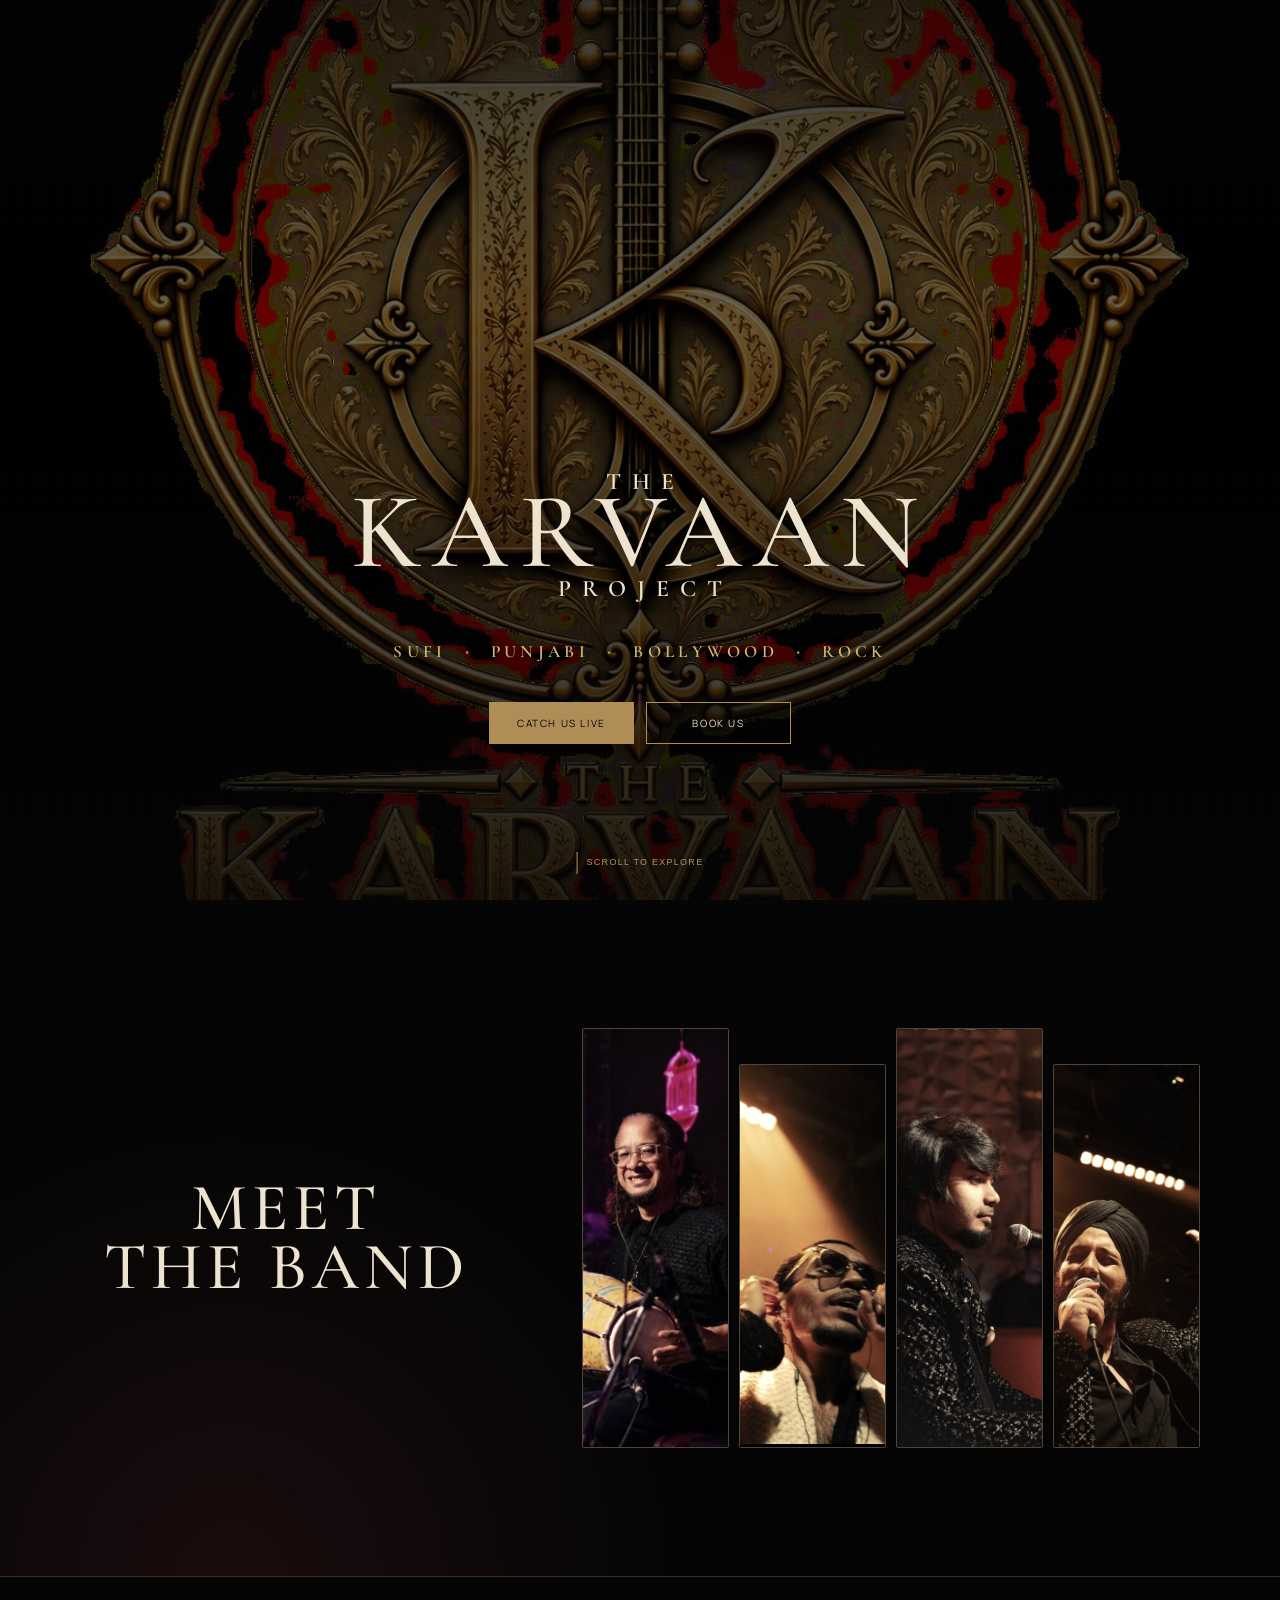
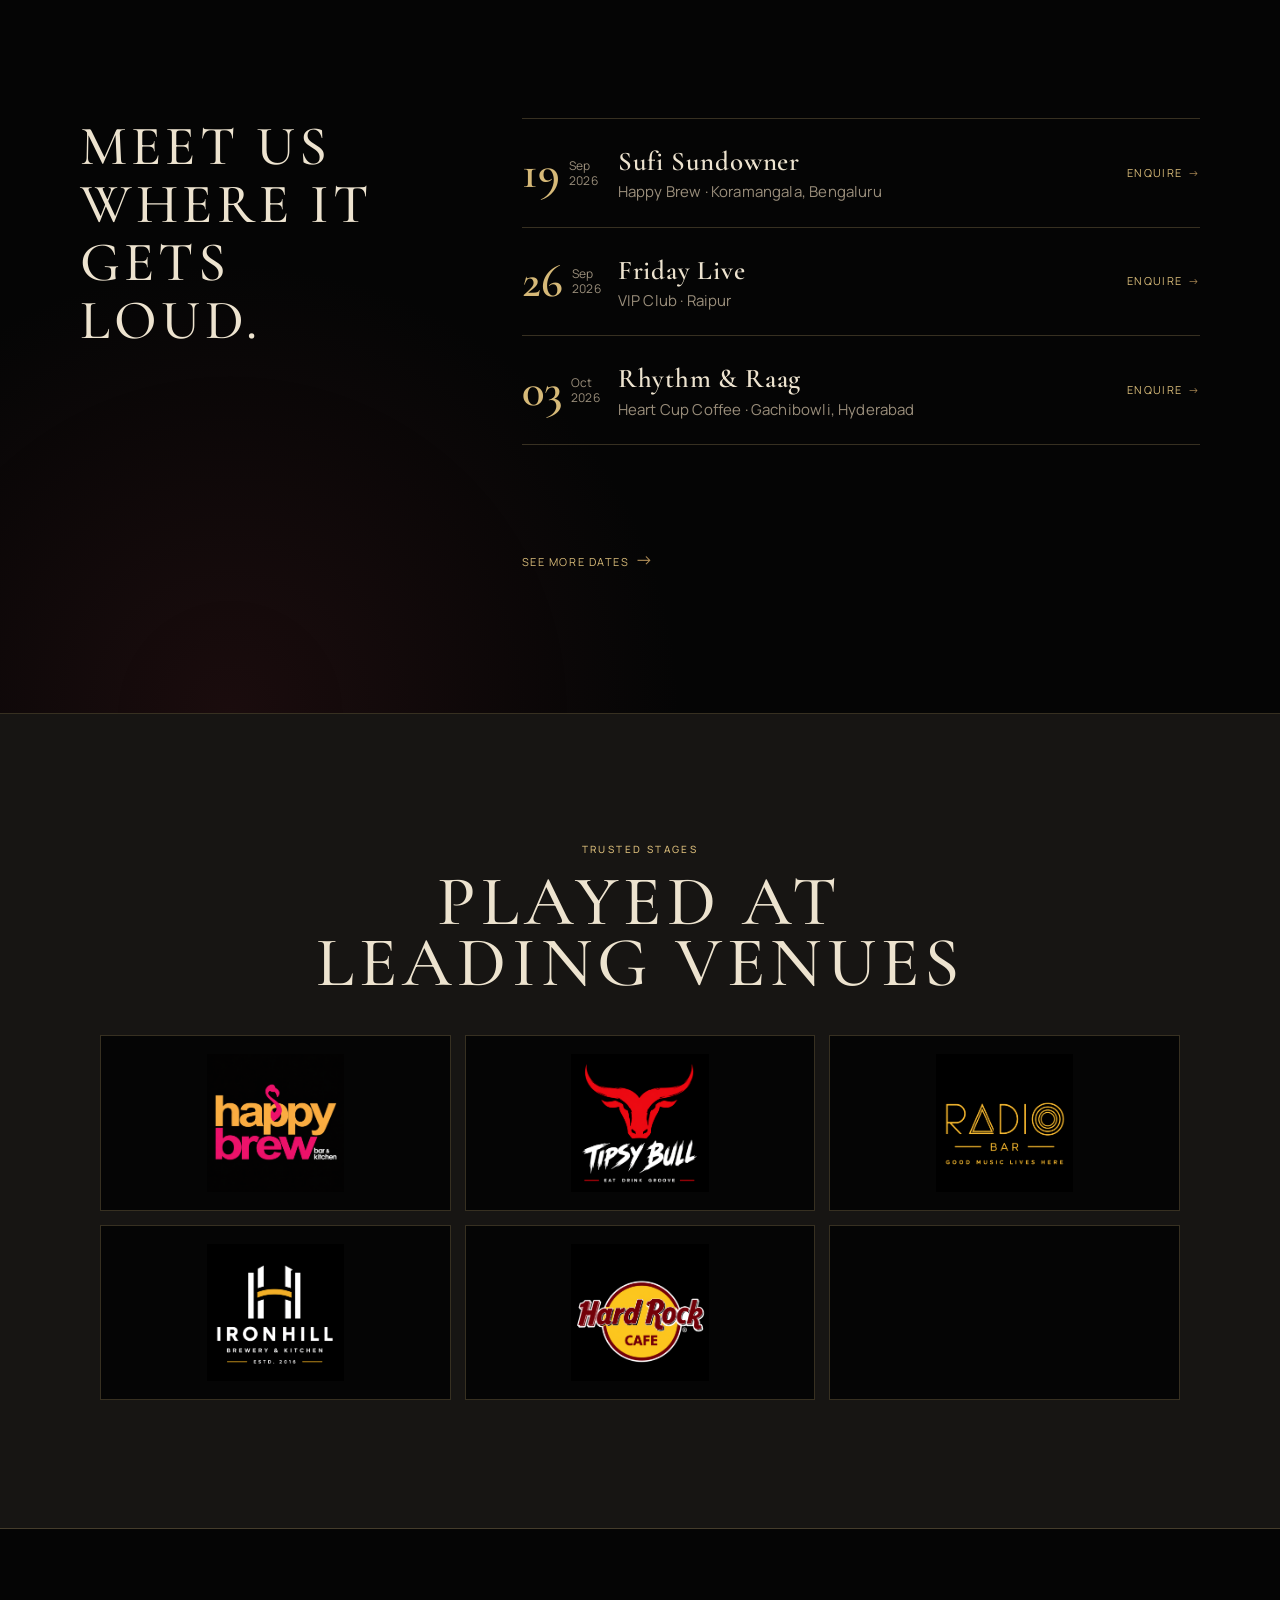
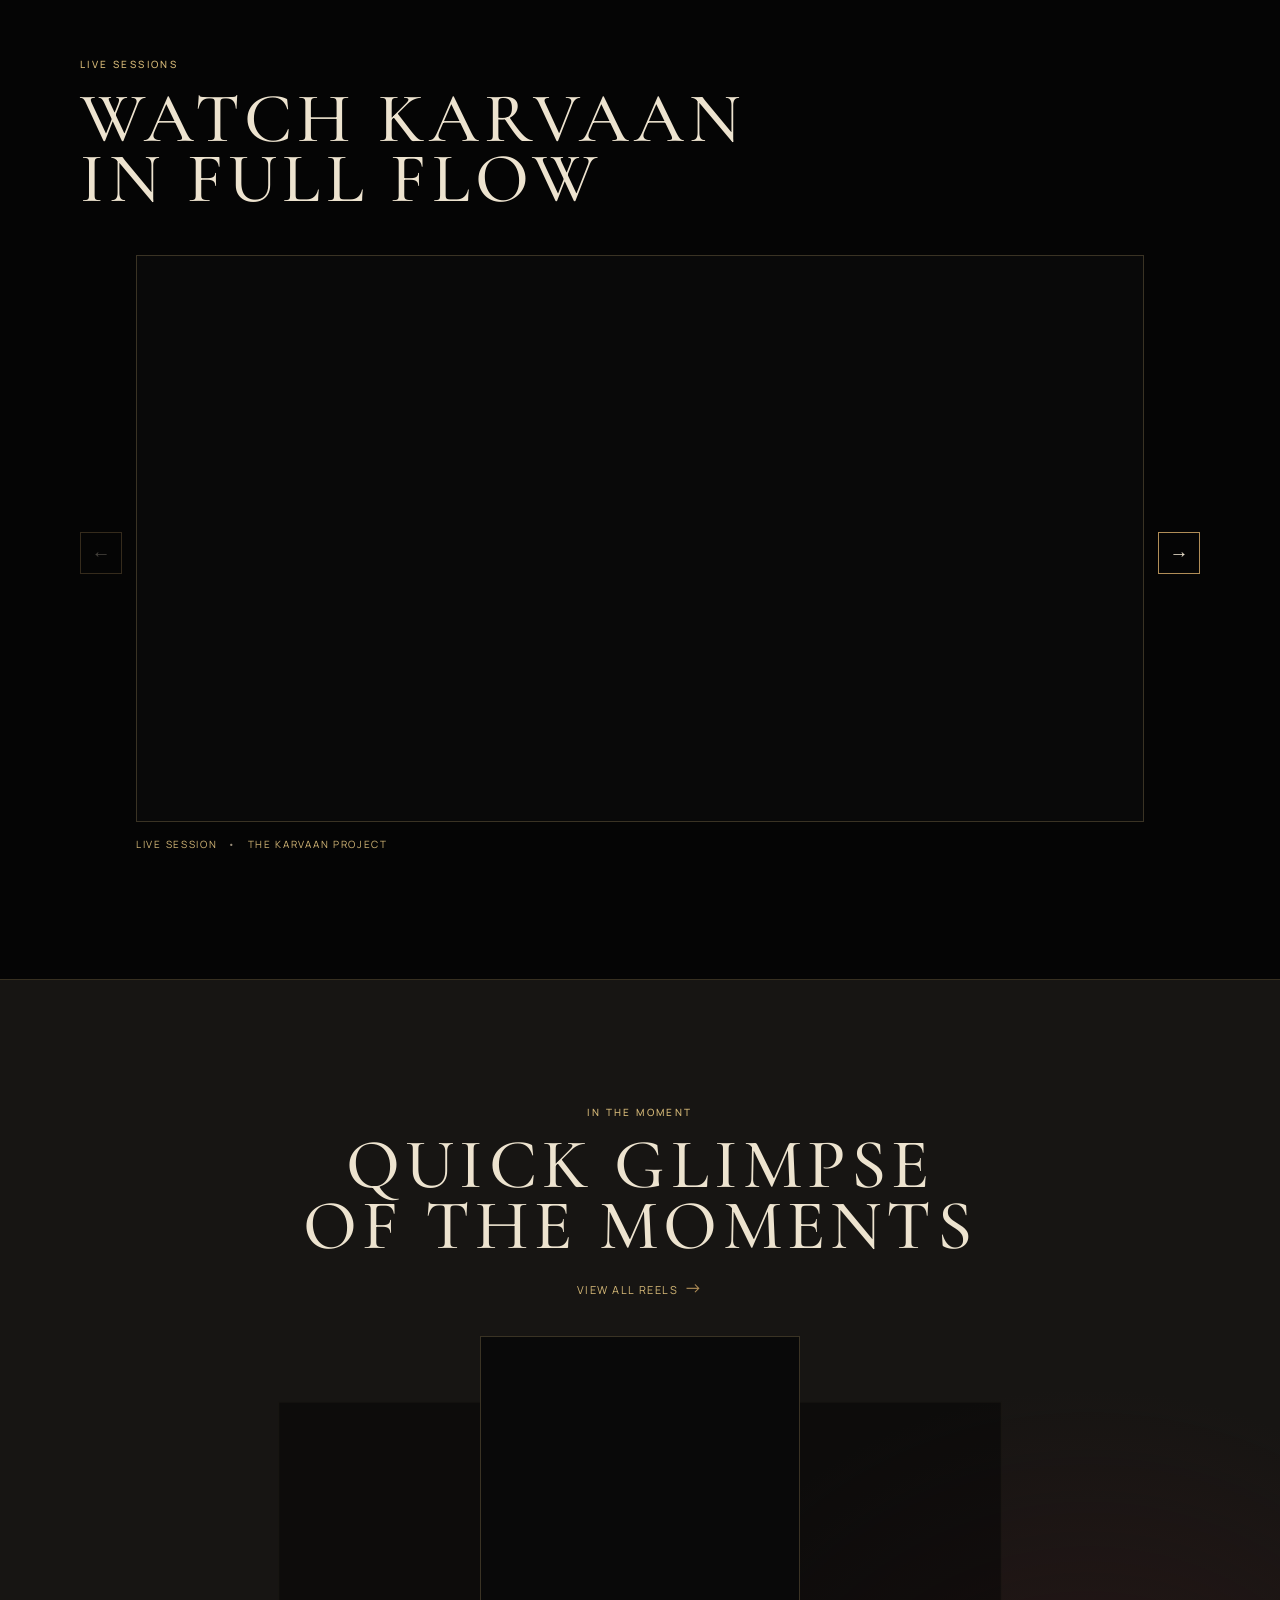
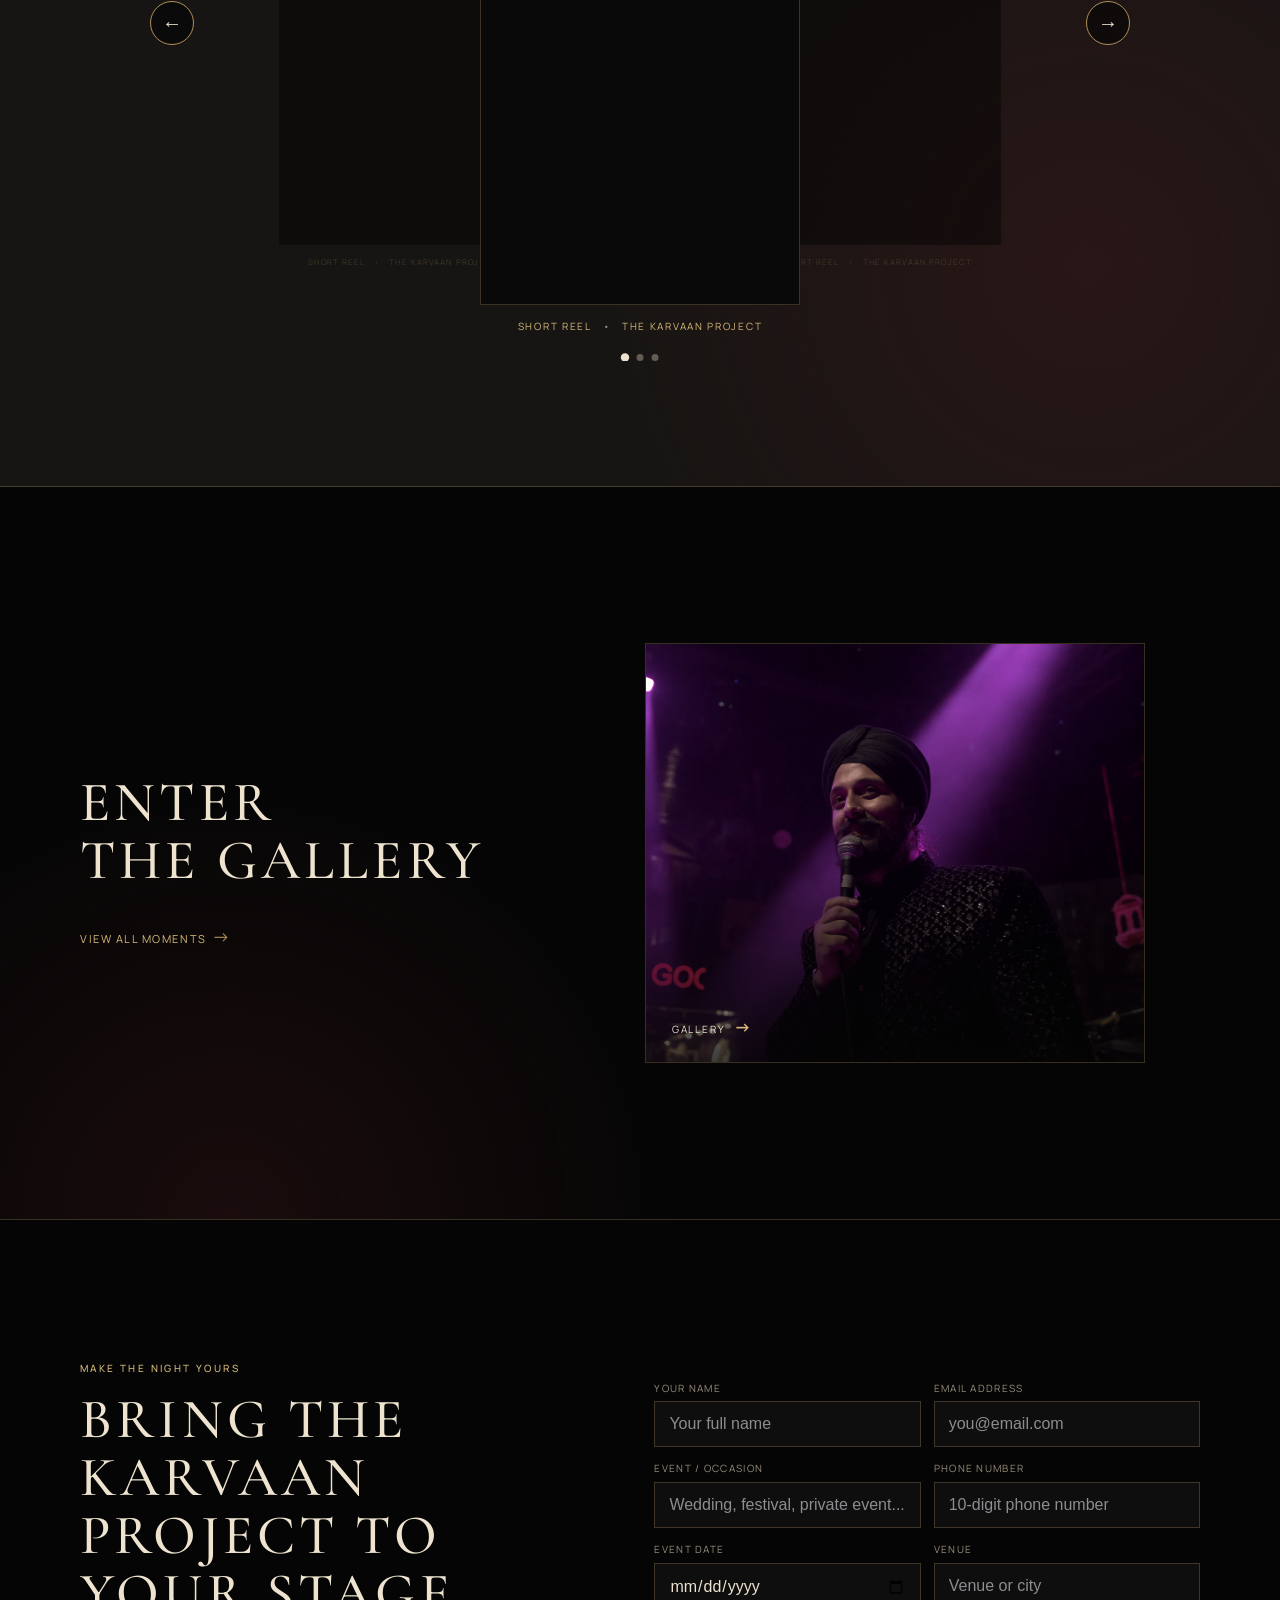
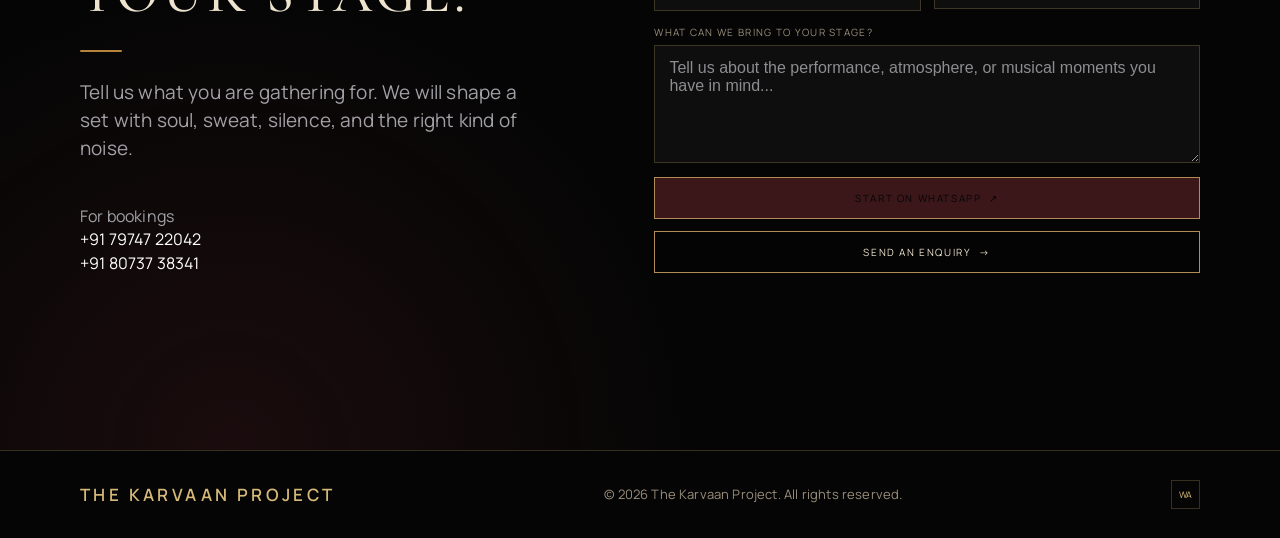
<file: index.html>
<!doctype html>
<html lang="en-IN">
  <head>
    <meta charset="UTF-8" /><meta name="viewport" content="width=device-width, initial-scale=1.0" />
    <meta name="description" content="The Karvaan Project is a live Sufi, Punjabi and rock collective: devotional melodies, earthbound rhythm and a raw stage pulse for unforgettable gatherings." />
    <meta name="robots" content="index, follow, max-image-preview:large" /><meta name="theme-color" content="#09090b" />
    <meta property="og:type" content="website" /><meta property="og:site_name" content="The Karvaan Project" /><meta property="og:title" content="The Karvaan Project | Sufi, Punjabi & Rock Live Band" /><meta property="og:description" content="Live Sufi, Punjabi and rock music for weddings, celebrations, festivals and corporate events." /><meta property="og:url" content="https://thekarwaanproject.com/" /><meta property="og:image" content="https://thekarwaanproject.com/assets/social-preview.png" /><meta property="og:image:secure_url" content="https://thekarwaanproject.com/assets/social-preview.png" /><meta property="og:image:type" content="image/png" /><meta property="og:image:width" content="1731" /><meta property="og:image:height" content="909" /><meta property="og:image:alt" content="The Karvaan Project emblem" />
    <meta name="twitter:card" content="summary_large_image" /><meta name="twitter:title" content="The Karvaan Project | Sufi, Punjabi & Rock Live Band" /><meta name="twitter:description" content="Live music for unforgettable celebrations." /><meta name="twitter:image" content="https://thekarwaanproject.com/assets/social-preview.png" /><meta name="twitter:image:alt" content="The Karvaan Project emblem" />
    <title>The Karvaan Project | Sufi, Punjabi & Rock Live Band</title>
    <link rel="preconnect" href="https://fonts.googleapis.com" />
    <link rel="preconnect" href="https://fonts.gstatic.com" crossorigin />
    <link href="https://fonts.googleapis.com/css2?family=Cormorant+Garamond:wght@400;500;600;700&family=Manrope:wght@400;500;600;700&display=swap" rel="stylesheet" />
    <link rel="stylesheet" href="styles.css" /><link rel="stylesheet" href="band.css" /><link rel="stylesheet" href="theme.css" /><link rel="stylesheet" href="seo.css" /><link rel="stylesheet" href="netflix-hero.css" />
    <script type="application/ld+json">{"@context":"https://schema.org","@type":"MusicGroup","name":"The Karvaan Project","description":"A live music collective performing Sufi, Punjabi and rock music for weddings, private celebrations, festivals and corporate events in India.","genre":["Sufi music","Punjabi music","Rock music"],"telephone":["+91 79747 22042","+91 80737 38341"],"contactPoint":[{"@type":"ContactPoint","telephone":"+91 79747 22042","contactType":"bookings","availableLanguage":["English","Hindi"]}]}</script>
  </head>
  <body>
    <header class="nav" id="top"><a class="brand" href="#top">The Karvaan Project</a><button class="menu-toggle" aria-label="Open menu" aria-expanded="false"><i></i><i></i><i></i></button><nav aria-label="Main navigation"><a class="nav-home" href="#top">Home</a><a href="band.html">Meet the band</a><a href="#music">Music</a><a href="reels.html">Reels</a><a href="gallery.html">Gallery</a><a href="news.html">News</a><a href="shows.html">Shows</a><a class="nav-book" href="#book">Book us <span>↗</span></a></nav></header>
    <main>
      <section class="hero"><div class="hero-image"></div><video class="hero-video" autoplay muted loop playsinline preload="metadata" poster="assets/bg-mobile.jpg" aria-hidden="true"><source media="(min-width: 761px)" src="assets/Tashan%20Mein%20Exp%202.mp4" type="video/mp4" /></video><div class="hero-shade"></div><div class="hero-copy"><h1><span>The</span> Karvaan <span>Project</span></h1><p class="eyebrow"><span>Sufi</span><b>•</b><span>Punjabi</span><b>•</b><span>Bollywood</span><b>•</b><span>Rock</span></p><div class="hero-actions"><a class="button gold" href="#shows">Catch us live</a><a class="button outline" href="#book">Book us</a></div></div><a class="scroll-cue" href="#band"><span></span> Scroll to explore</a></section>
      <section class="band-teaser" id="band"><div class="band-teaser-copy"><h2>Meet<br />The Band</h2></div><a class="band-teaser-photos" href="band.html" aria-label="Meet The Karvaan Project band"><img src="assets/guitarist-mobile.jpg" loading="lazy" decoding="async" alt="The Karvaan Project guitarist" /><img src="assets/dholak-mobile.jpg" loading="lazy" decoding="async" alt="The Karvaan Project dholak player" /><img src="assets/singer-1-mobile.jpg" loading="lazy" decoding="async" alt="The Karvaan Project singer" /><img src="assets/singer-3-mobile.jpg" loading="lazy" decoding="async" alt="The Karvaan Project singer" /></a></section>
      <section class="shows featured-shows" id="shows">
        <div class="shows-intro"><h2>Meet us<br />where it gets loud.</h2></div>
        <div class="show-list">
          <article><time><b>19</b><span>Sep<br />2026</span></time><div><h3>Sufi Sundowner</h3><p>Happy Brew · Koramangala, Bengaluru</p></div><a href="#book">Enquire <span>→</span></a></article>
          <article><time><b>26</b><span>Sep<br />2026</span></time><div><h3>Friday Live</h3><p>VIP Club · Raipur</p></div><a href="#book">Enquire <span>→</span></a></article>
          <article><time><b>03</b><span>Oct<br />2026</span></time><div><h3>Rhythm &amp; Raag</h3><p>Heart Cup Coffee · Gachibowli, Hyderabad</p></div><a href="#book">Enquire <span>→</span></a></article>
        </div>
        <a class="text-link show-more" href="shows.html">See more dates <span>→</span></a>
      </section>
      <section class="venue-partners" aria-labelledby="venues-title">
        <div class="venue-heading"><div class="section-label">Trusted stages</div><h2 id="venues-title">Played at<br />leading venues</h2></div>
        <div class="venue-grid">
          <figure class="venue-card"><img src="assets/venues/happy-brew.png" loading="lazy" decoding="async" alt="Happy Brew" /></figure>
          <figure class="venue-card"><img src="assets/venues/tipsy-bull.png" loading="lazy" decoding="async" alt="Tipsy Bull" /></figure>
          <figure class="venue-card"><img src="assets/venues/radio-bar.png" loading="lazy" decoding="async" alt="Radio Bar" /></figure>
          <figure class="venue-card"><img src="assets/venues/ironhill.png" loading="lazy" decoding="async" alt="Ironhill Brewery and Kitchen" /></figure>
          <figure class="venue-card"><img src="assets/venues/hard-rock.png" loading="lazy" decoding="async" alt="Hard Rock Cafe" /></figure>
          <figure class="venue-card"><img src="assets/venues/biergarten.png" loading="lazy" decoding="async" alt="Biergarten" /></figure>
        </div>
      </section>
      <section class="videos-section" id="music" aria-labelledby="videos-title"><div class="videos-head"><div><div class="section-label">Live sessions</div><h2 id="videos-title">Watch Karvaan<br />in full flow</h2></div></div><div class="video-slider" data-video-slider><button class="video-arrow previous" type="button" aria-label="Previous video">←</button><div class="video-viewport"><div class="video-track"><article class="video-slide"><div class="youtube-frame"><iframe src="https://www.youtube-nocookie.com/embed/ulAW42R0iZg?rel=0" title="The Karvaan Project live session" loading="lazy" allow="accelerometer; autoplay; clipboard-write; encrypted-media; gyroscope; picture-in-picture; web-share" allowfullscreen></iframe></div><p>Live session <span>•</span> The Karvaan Project</p></article><article class="video-slide"><div class="youtube-frame"><iframe src="https://www.youtube-nocookie.com/embed/HFb9XERluUI?rel=0" title="The Karvaan Project live session" loading="lazy" allow="accelerometer; autoplay; clipboard-write; encrypted-media; gyroscope; picture-in-picture; web-share" allowfullscreen></iframe></div><p>Live session <span>•</span> The Karvaan Project</p></article></div></div><button class="video-arrow next" type="button" aria-label="Next video">→</button></div></section>
      <section class="shorts-section" aria-labelledby="shorts-title"><div class="shorts-head"><div class="section-label">In the moment</div><h2 id="shorts-title">Quick Glimpse<br />of the Moments</h2><a class="text-link shorts-page-link" href="reels.html">View all reels <span>→</span></a></div><div class="reel-slider" data-reel-slider><button class="reel-arrow previous" type="button" aria-label="Previous short">←</button><div class="reel-stage"><article class="reel-card"><div class="short-frame"><iframe src="https://www.youtube-nocookie.com/embed/toSbKOr291Q?rel=0" title="The Karvaan Project short reel" loading="lazy" allow="accelerometer; autoplay; clipboard-write; encrypted-media; gyroscope; picture-in-picture; web-share" allowfullscreen></iframe></div><p>Short reel <span>•</span> The Karvaan Project</p></article><article class="reel-card"><div class="short-frame"><iframe src="https://www.youtube-nocookie.com/embed/gV0FPiI_hdw?rel=0" title="The Karvaan Project short reel" loading="lazy" allow="accelerometer; autoplay; clipboard-write; encrypted-media; gyroscope; picture-in-picture; web-share" allowfullscreen></iframe></div><p>Short reel <span>•</span> The Karvaan Project</p></article><article class="reel-card"><div class="short-frame"><iframe src="https://www.youtube-nocookie.com/embed/wDbwczgoXvU?rel=0" title="The Karvaan Project short reel" loading="lazy" allow="accelerometer; autoplay; clipboard-write; encrypted-media; gyroscope; picture-in-picture; web-share" allowfullscreen></iframe></div><p>Short reel <span>•</span> The Karvaan Project</p></article></div><button class="reel-arrow next" type="button" aria-label="Next short">→</button><div class="reel-dots" aria-label="Shorts slider navigation"><button type="button" aria-label="Show short 1"></button><button type="button" aria-label="Show short 2"></button><button type="button" aria-label="Show short 3"></button></div></div></section>
      <section class="moments section home-gallery" id="moments" aria-labelledby="gallery-title"><div class="home-gallery-layout"><div class="home-gallery-copy"><h2 id="gallery-title">Enter<br />the gallery</h2><a class="text-link" href="gallery.html">View all moments <span>→</span></a></div><a class="gallery-preview" href="gallery.html" aria-label="Open The Karvaan Project gallery"><img src="assets/gallery/DSC06767.webp" loading="lazy" decoding="async" alt="The Karvaan Project singer performing live under purple stage lights" /><span>Gallery <b>→</b></span></a></div></section>
      <section class="news-section" id="news"><div class="news-heading"><div><div class="section-label">Stories from the road</div><h2>Where the music lingers.</h2></div><p>Notes on devotion, noise, and the kind of nights people carry home with them.</p></div><div class="news-grid"><article><p class="article-type">The sound</p><h3>Three roots. One fierce pulse.</h3><p>How Sufi ache, Punjabi celebration, and rock grit become one living sound in the room.</p><a href="news.html#sound">Read story <span>→</span></a></article><article><p class="article-type">Celebrations</p><h3>Give your celebration a heartbeat.</h3><p>Live music that moves with the people, the rituals, and the rising temperature of the night.</p><a href="news.html#celebrations">Read story <span>→</span></a></article><article><p class="article-type">The collective</p><h3>When rhythm speaks first.</h3><p>Inside the exchange between tabla, dholak, strings, keys, and voices that refuse to stand still.</p><a href="news.html#collective">Read story <span>→</span></a></article></div><a class="text-link news-all" href="news.html">Enter the stories <span>→</span></a></section>
      <section class="booking section" id="book"><div class="booking-copy"><div class="section-label">Make the night yours</div><h2>Bring The Karvaan Project to your stage.</h2><span class="rule"></span><p>Tell us what you are gathering for. We will shape a set with soul, sweat, silence, and the right kind of noise.</p><div class="contact-note">For bookings<br /><a href="tel:+917974722042">+91 79747 22042</a><br /><a href="tel:+918073738341">+91 80737 38341</a></div></div><form class="booking-form" data-sheet-endpoint="https://script.google.com/macros/s/AKfycbwS_XFXkTwxJxBAcqxWW-FLWQFzVeQN6qQ7SvWmPxv0fNJF-8fmMZy9xBASryRGMwRiBQ/exec"><div class="form-row"><label>Your name<input required type="text" name="name" placeholder="Your full name" /></label><label>Email address<input required type="email" name="email" placeholder="you@email.com" /></label></div><div class="form-row"><label>Event / occasion<input type="text" name="event" placeholder="Wedding, festival, private event..." /></label><label>Phone number<input required type="tel" name="phone" inputmode="numeric" autocomplete="tel" pattern="[0-9]{10}" minlength="10" maxlength="10" placeholder="10-digit phone number" /></label></div><div class="form-row"><label>Event date<input type="date" name="date" /></label><label>Venue<input type="text" name="venue" placeholder="Venue or city" /></label></div><label>What can we bring to your stage?<textarea name="message" rows="5" placeholder="Tell us about the performance, atmosphere, or musical moments you have in mind..."></textarea></label><a class="button gold submit whatsapp" href="https://wa.me/917974722042" target="_blank" rel="noopener">Start on WhatsApp <span>↗</span></a><button class="button outline submit" type="submit">Send an enquiry <span>→</span></button><p class="form-status" aria-live="polite"></p></form></section>
    </main>
    <footer><a class="brand" href="#top">The Karvaan Project</a><p>© <span id="year"></span> The Karvaan Project. All rights reserved.</p><div class="socials"><a href="https://wa.me/917974722042" aria-label="WhatsApp">wa</a></div></footer><script src="script.js" defer></script>
  </body>
</html>
</file>
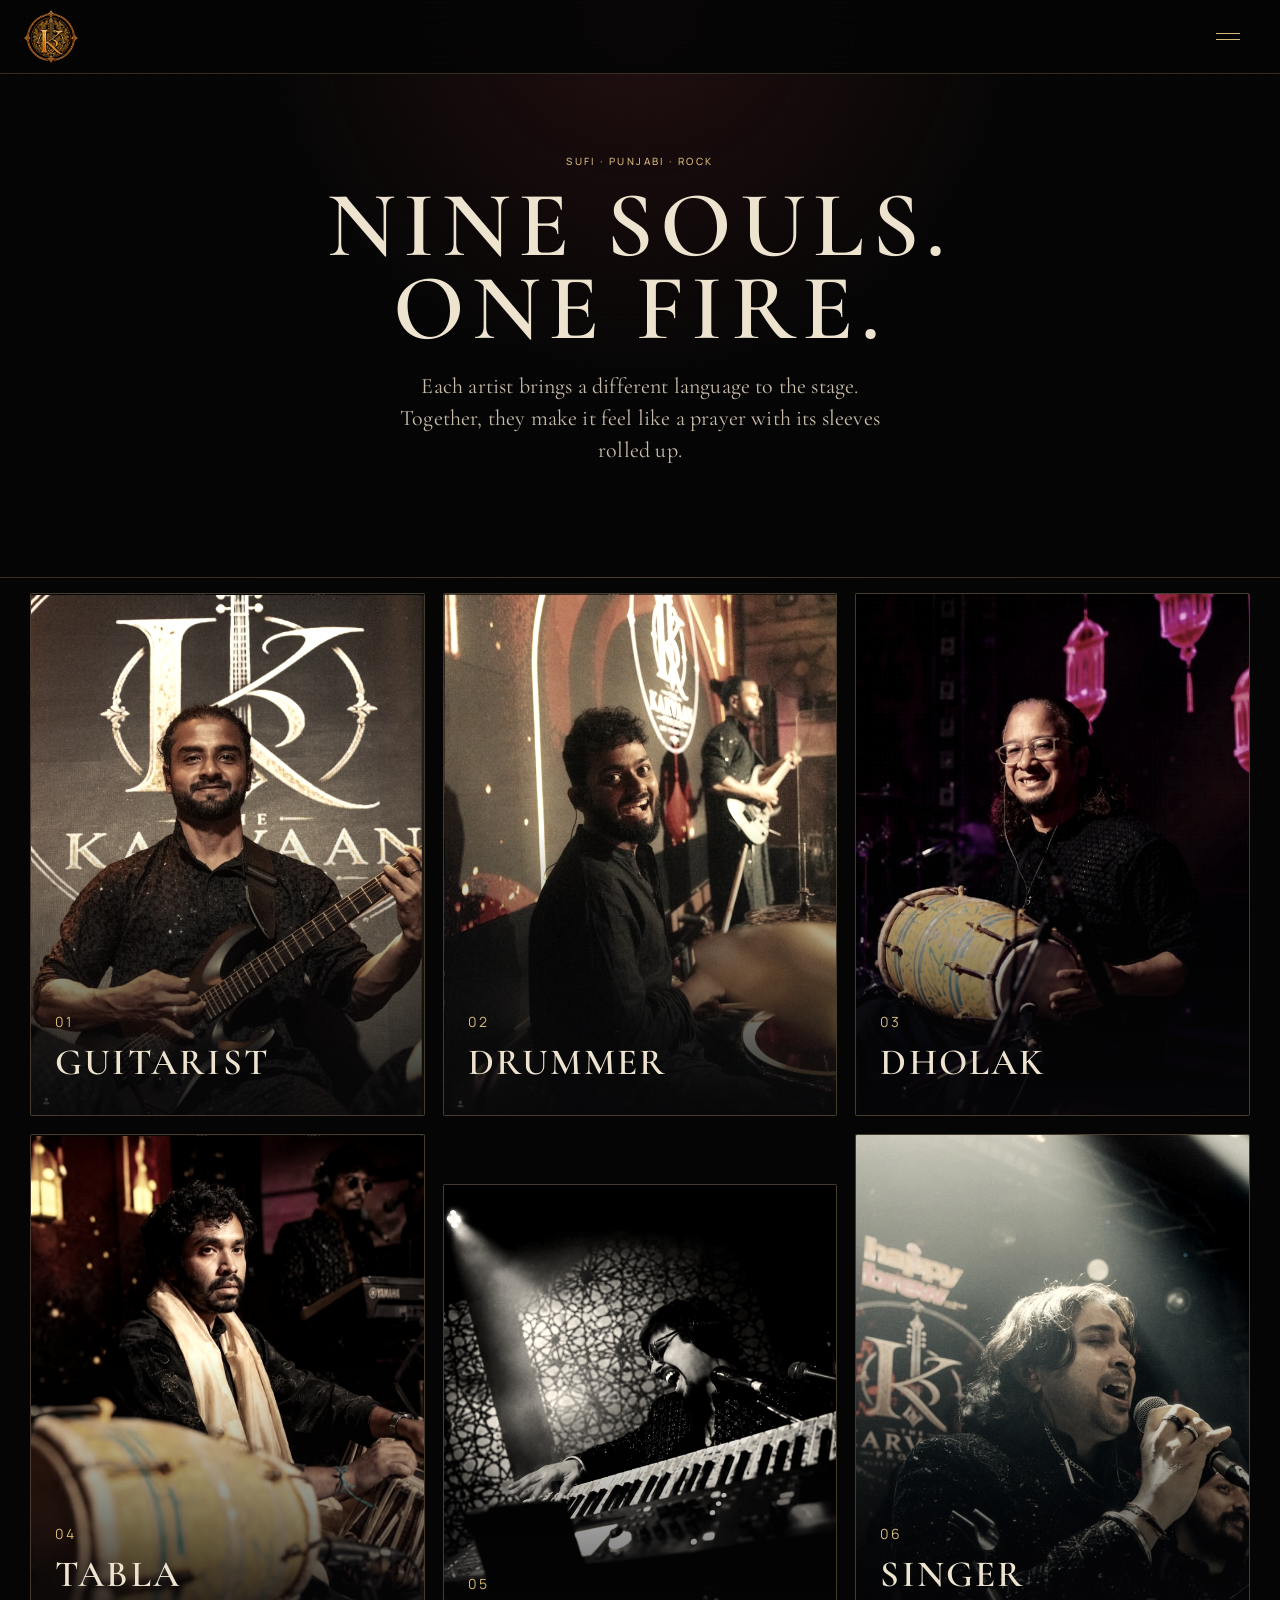
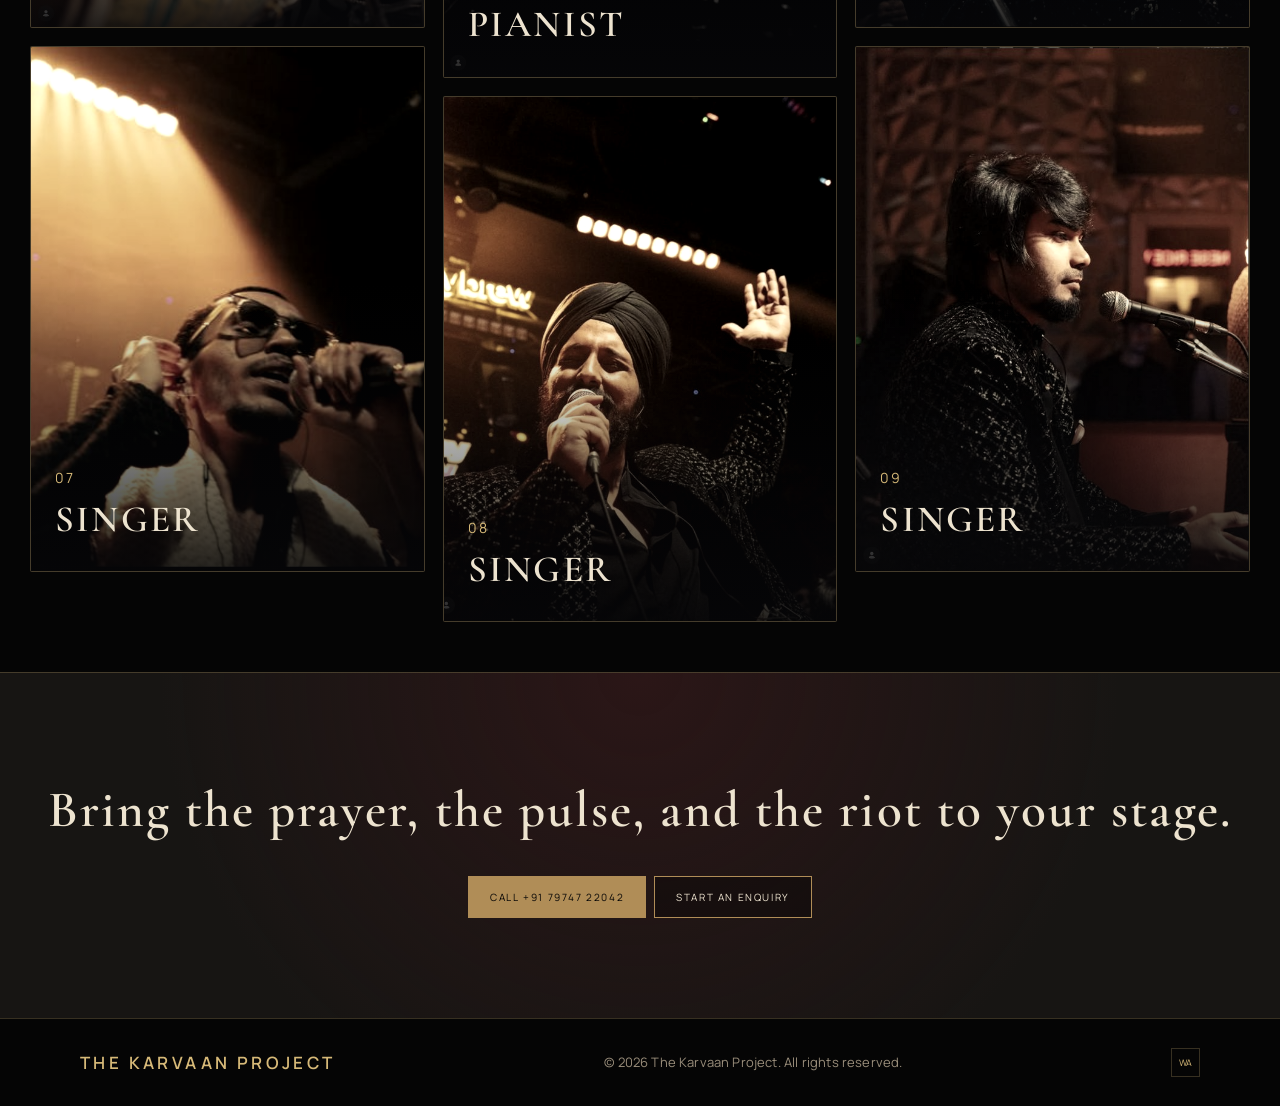
<file: band.html>
<!doctype html>
<html lang="en-IN"><head><meta charset="UTF-8" /><meta name="viewport" content="width=device-width, initial-scale=1.0" /><meta name="description" content="Meet The Karvaan Project: nine artists bringing Sufi longing, Punjabi fire and rock grit to one unfiltered live sound." /><meta name="robots" content="index, follow, max-image-preview:large" /><meta name="theme-color" content="#09090b" /><meta property="og:type" content="profile" /><meta property="og:site_name" content="The Karvaan Project" /><meta property="og:title" content="Meet The Karvaan Project Band" /><meta property="og:description" content="Nine artists. One live, devotional, hard-hitting sound." /><meta name="twitter:card" content="summary" /><title>Meet The Karvaan Project Band | Sufi, Punjabi &amp; Rock Musicians</title><link rel="preconnect" href="https://fonts.googleapis.com" /><link rel="preconnect" href="https://fonts.gstatic.com" crossorigin /><link href="https://fonts.googleapis.com/css2?family=Cormorant+Garamond:wght@400;500;600;700&family=Manrope:wght@400;500;600;700&display=swap" rel="stylesheet" /><link rel="stylesheet" href="styles.css" /><link rel="stylesheet" href="band.css" /><link rel="stylesheet" href="theme.css" /><link rel="stylesheet" href="seo.css" /><script type="application/ld+json">{"@context":"https://schema.org","@type":"MusicGroup","name":"The Karvaan Project","genre":["Sufi music","Punjabi music","Rock music"],"description":"Nine artists bringing Sufi longing, Punjabi fire and rock grit to one unfiltered live sound."}</script></head>
<body class="band-page"><header class="nav"><a class="brand" href="index.html">The Karvaan Project</a><button class="menu-toggle" aria-label="Open menu" aria-expanded="false"><i></i><i></i></button><nav aria-label="Main navigation"><a href="index.html">Home</a><a href="band.html">Meet the band</a><a href="index.html#music">Music</a><a href="index.html#book">Book us</a></nav></header><main><section class="band-page-hero"><p class="section-label">Sufi · Punjabi · Rock</p><h1>Nine souls.<br />One fire.</h1><p>Each artist brings a different language to the stage. Together, they make it feel like a prayer with its sleeves rolled up.</p></section><section class="member-grid" aria-label="The Karvaan Project members"><article class="member-card"><img src="assets/guitarist-mobile.jpg" loading="lazy" decoding="async" alt="The Karvaan Project guitarist" /><div><span>01</span><h2>Guitarist</h2></div></article><article class="member-card"><img src="assets/drummer-mobile.jpg" loading="lazy" decoding="async" alt="The Karvaan Project drummer" /><div><span>02</span><h2>Drummer</h2></div></article><article class="member-card"><img src="assets/dholak-mobile.jpg" loading="lazy" decoding="async" alt="The Karvaan Project dholak player" /><div><span>03</span><h2>Dholak</h2></div></article><article class="member-card"><img src="assets/tabla-mobile.jpg" loading="lazy" decoding="async" alt="The Karvaan Project tabla player" /><div><span>04</span><h2>Tabla</h2></div></article><article class="member-card"><img src="assets/pianist-mobile.jpg" loading="lazy" decoding="async" alt="The Karvaan Project pianist" /><div><span>05</span><h2>Pianist</h2></div></article><article class="member-card"><img src="assets/singer-1-mobile.jpg" loading="lazy" decoding="async" alt="The Karvaan Project singer" /><div><span>06</span><h2>Singer</h2></div></article><article class="member-card"><img src="assets/singer-2-mobile.jpg" loading="lazy" decoding="async" alt="The Karvaan Project singer" /><div><span>07</span><h2>Singer</h2></div></article><article class="member-card"><img src="assets/singer-3-mobile.jpg" loading="lazy" decoding="async" alt="The Karvaan Project singer" /><div><span>08</span><h2>Singer</h2></div></article><article class="member-card"><img src="assets/singer-4-mobile.jpg" loading="lazy" decoding="async" alt="The Karvaan Project singer" /><div><span>09</span><h2>Singer</h2></div></article></section><section class="band-booking"><p>Bring the prayer, the pulse, and the riot to your stage.</p><a class="button gold" href="tel:+917974722042">Call +91 79747 22042</a><a class="button outline" href="index.html#book">Start an enquiry</a></section></main><footer><a class="brand" href="index.html">The Karvaan Project</a><p>© <span id="year"></span> The Karvaan Project. All rights reserved.</p><div class="socials"><a href="https://wa.me/917974722042" aria-label="WhatsApp">wa</a></div></footer><script src="script.js" defer></script></body></html>
</file>
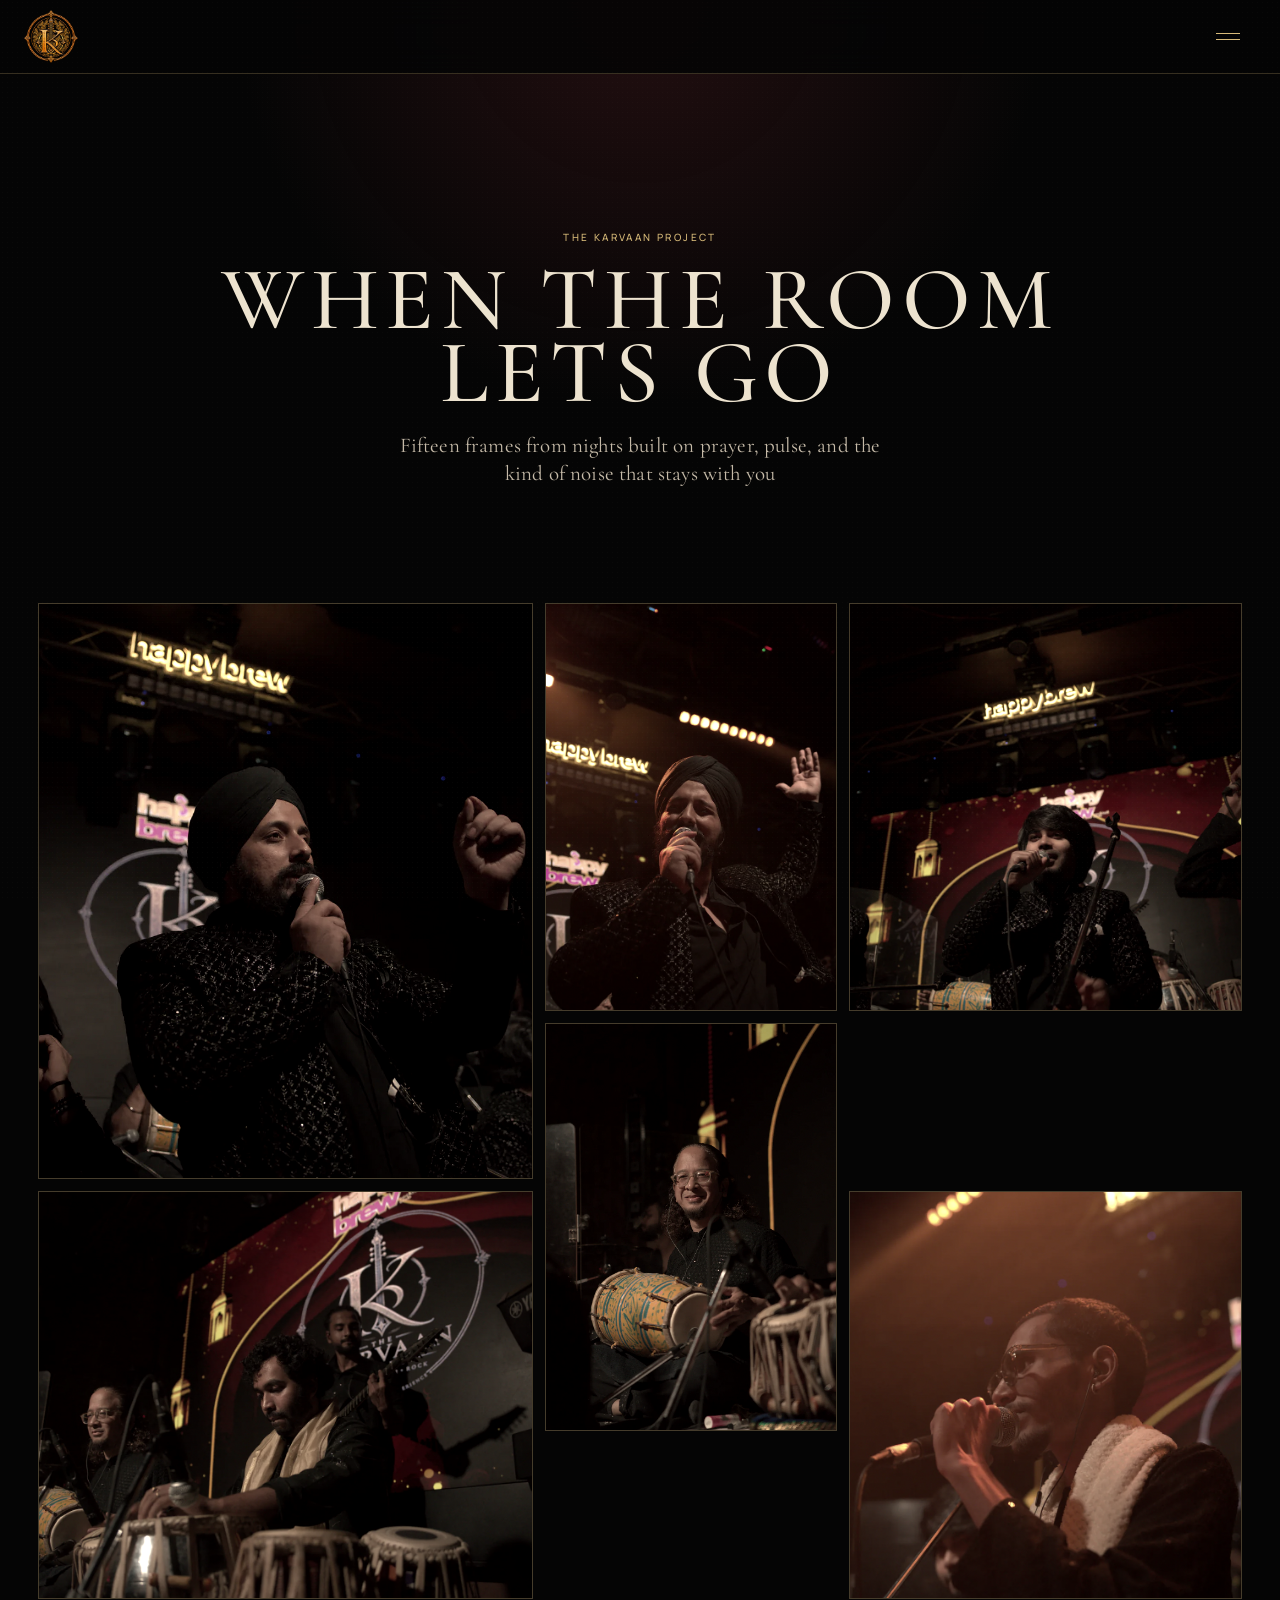
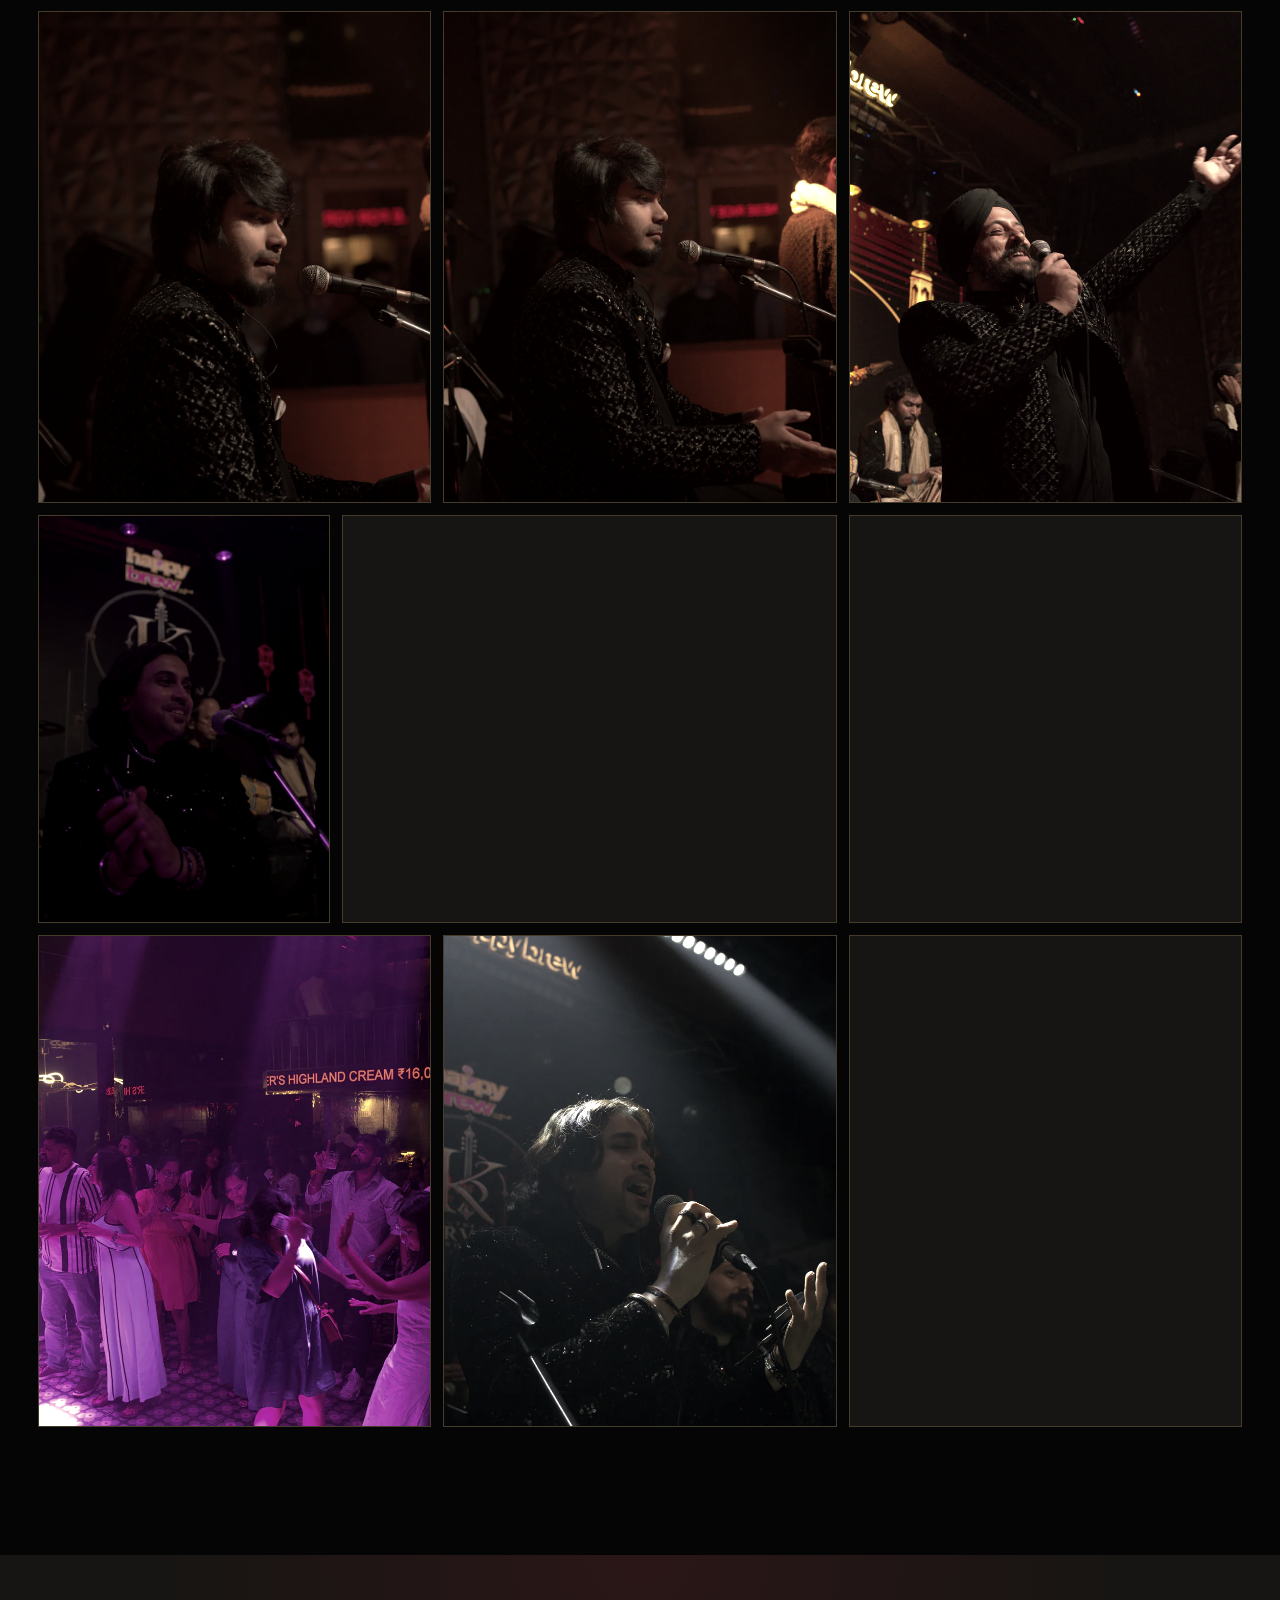
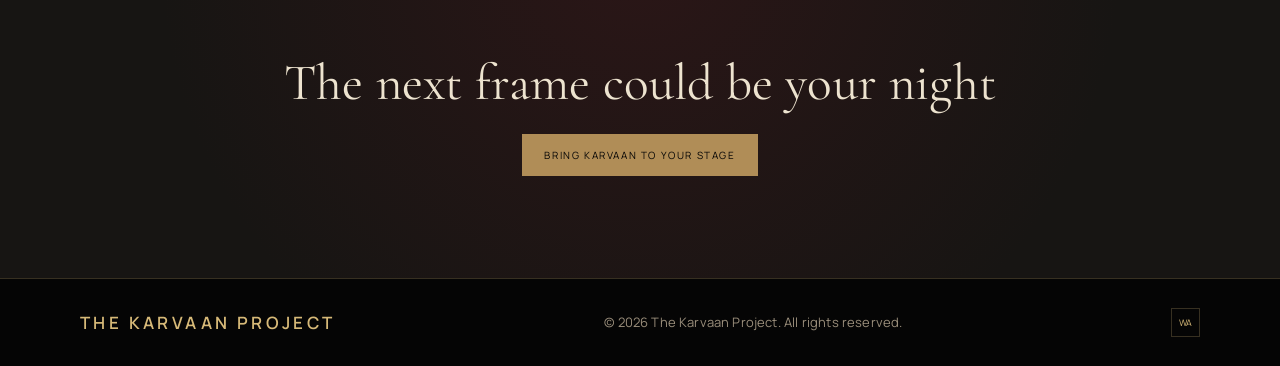
<file: gallery.html>
<!doctype html>
<html lang="en-IN"><head><meta charset="UTF-8" /><meta name="viewport" content="width=device-width, initial-scale=1.0" /><meta name="description" content="Live moments from The Karvaan Project — Sufi, Punjabi, Bollywood and rock in full colour." /><meta name="theme-color" content="#050505" /><title>Gallery | The Karvaan Project</title><link rel="preconnect" href="https://fonts.googleapis.com" /><link rel="preconnect" href="https://fonts.gstatic.com" crossorigin /><link href="https://fonts.googleapis.com/css2?family=Cormorant+Garamond:wght@400;500;600;700&family=Manrope:wght@400;500;600;700&display=swap" rel="stylesheet" /><link rel="stylesheet" href="styles.css" /><link rel="stylesheet" href="band.css" /><link rel="stylesheet" href="theme.css" /><link rel="stylesheet" href="seo.css" /></head>
<body class="gallery-page"><header class="nav"><a class="brand" href="index.html">The Karvaan Project</a><button class="menu-toggle" aria-label="Open menu" aria-expanded="false"><i></i><i></i></button><nav aria-label="Main navigation"><a href="index.html">Home</a><a href="band.html">Meet the band</a><a href="index.html#music">Music</a><a class="nav-home" href="gallery.html">Gallery</a><a href="news.html">News</a><a href="index.html#shows">Shows</a><a class="nav-book" href="index.html#book">Book us <span>↗</span></a></nav></header><main><section class="gallery-hero"><p class="section-label">The Karvaan Project</p><h1>When the room<br />lets go</h1><p>Fifteen frames from nights built on prayer, pulse, and the kind of noise that stays with you</p></section><section class="full-gallery" aria-label="The Karvaan Project photo gallery"><figure class="gallery-shot shot-a"><img src="assets/gallery/DSC06677.webp" fetchpriority="high" alt="The Karvaan Project performing live" /></figure><figure class="gallery-shot shot-b"><img src="assets/gallery/DSC06682.webp" loading="lazy" decoding="async" alt="The Karvaan Project on stage" /></figure><figure class="gallery-shot shot-c"><img src="assets/gallery/DSC06686.webp" loading="lazy" decoding="async" alt="The Karvaan Project live performance" /></figure><figure class="gallery-shot shot-d"><img src="assets/gallery/DSC06690.webp" loading="lazy" decoding="async" alt="The Karvaan Project live music moment" /></figure><figure class="gallery-shot shot-e"><img src="assets/gallery/DSC06699.webp" loading="lazy" decoding="async" alt="The Karvaan Project musicians performing" /></figure><figure class="gallery-shot shot-f"><img src="assets/gallery/DSC06701.webp" loading="lazy" decoding="async" alt="The Karvaan Project in concert" /></figure><figure class="gallery-shot shot-g"><img src="assets/gallery/DSC06720.webp" loading="lazy" decoding="async" alt="The Karvaan Project live show" /></figure><figure class="gallery-shot shot-h"><img src="assets/gallery/DSC06723.webp" loading="lazy" decoding="async" alt="The Karvaan Project on stage" /></figure><figure class="gallery-shot shot-i"><img src="assets/gallery/DSC06742.webp" loading="lazy" decoding="async" alt="The Karvaan Project performing together" /></figure><figure class="gallery-shot shot-j"><img src="assets/gallery/DSC06755.webp" loading="lazy" decoding="async" alt="The Karvaan Project stage moment" /></figure><figure class="gallery-shot shot-k"><img src="assets/gallery/DSC06761.webp" loading="lazy" decoding="async" alt="The Karvaan Project in performance" /></figure><figure class="gallery-shot shot-l"><img src="assets/gallery/DSC06767.webp" loading="lazy" decoding="async" alt="The Karvaan Project performing live" /></figure><figure class="gallery-shot shot-m"><img src="assets/gallery/DSC06793.webp" loading="lazy" decoding="async" alt="The Karvaan Project live music" /></figure><figure class="gallery-shot shot-n"><img src="assets/gallery/DSC06795.webp" loading="lazy" decoding="async" alt="The Karvaan Project in concert" /></figure><figure class="gallery-shot shot-o"><img src="assets/gallery/DSC06806.webp" loading="lazy" decoding="async" alt="The Karvaan Project live performance" /></figure></section><section class="gallery-cta"><p>The next frame could be your night</p><a class="button gold" href="index.html#book">Bring Karvaan to your stage</a></section></main><footer><a class="brand" href="index.html">The Karvaan Project</a><p>© <span id="year"></span> The Karvaan Project. All rights reserved.</p><div class="socials"><a href="https://wa.me/917974722042" aria-label="WhatsApp">wa</a></div></footer><script src="script.js" defer></script></body></html>
</file>
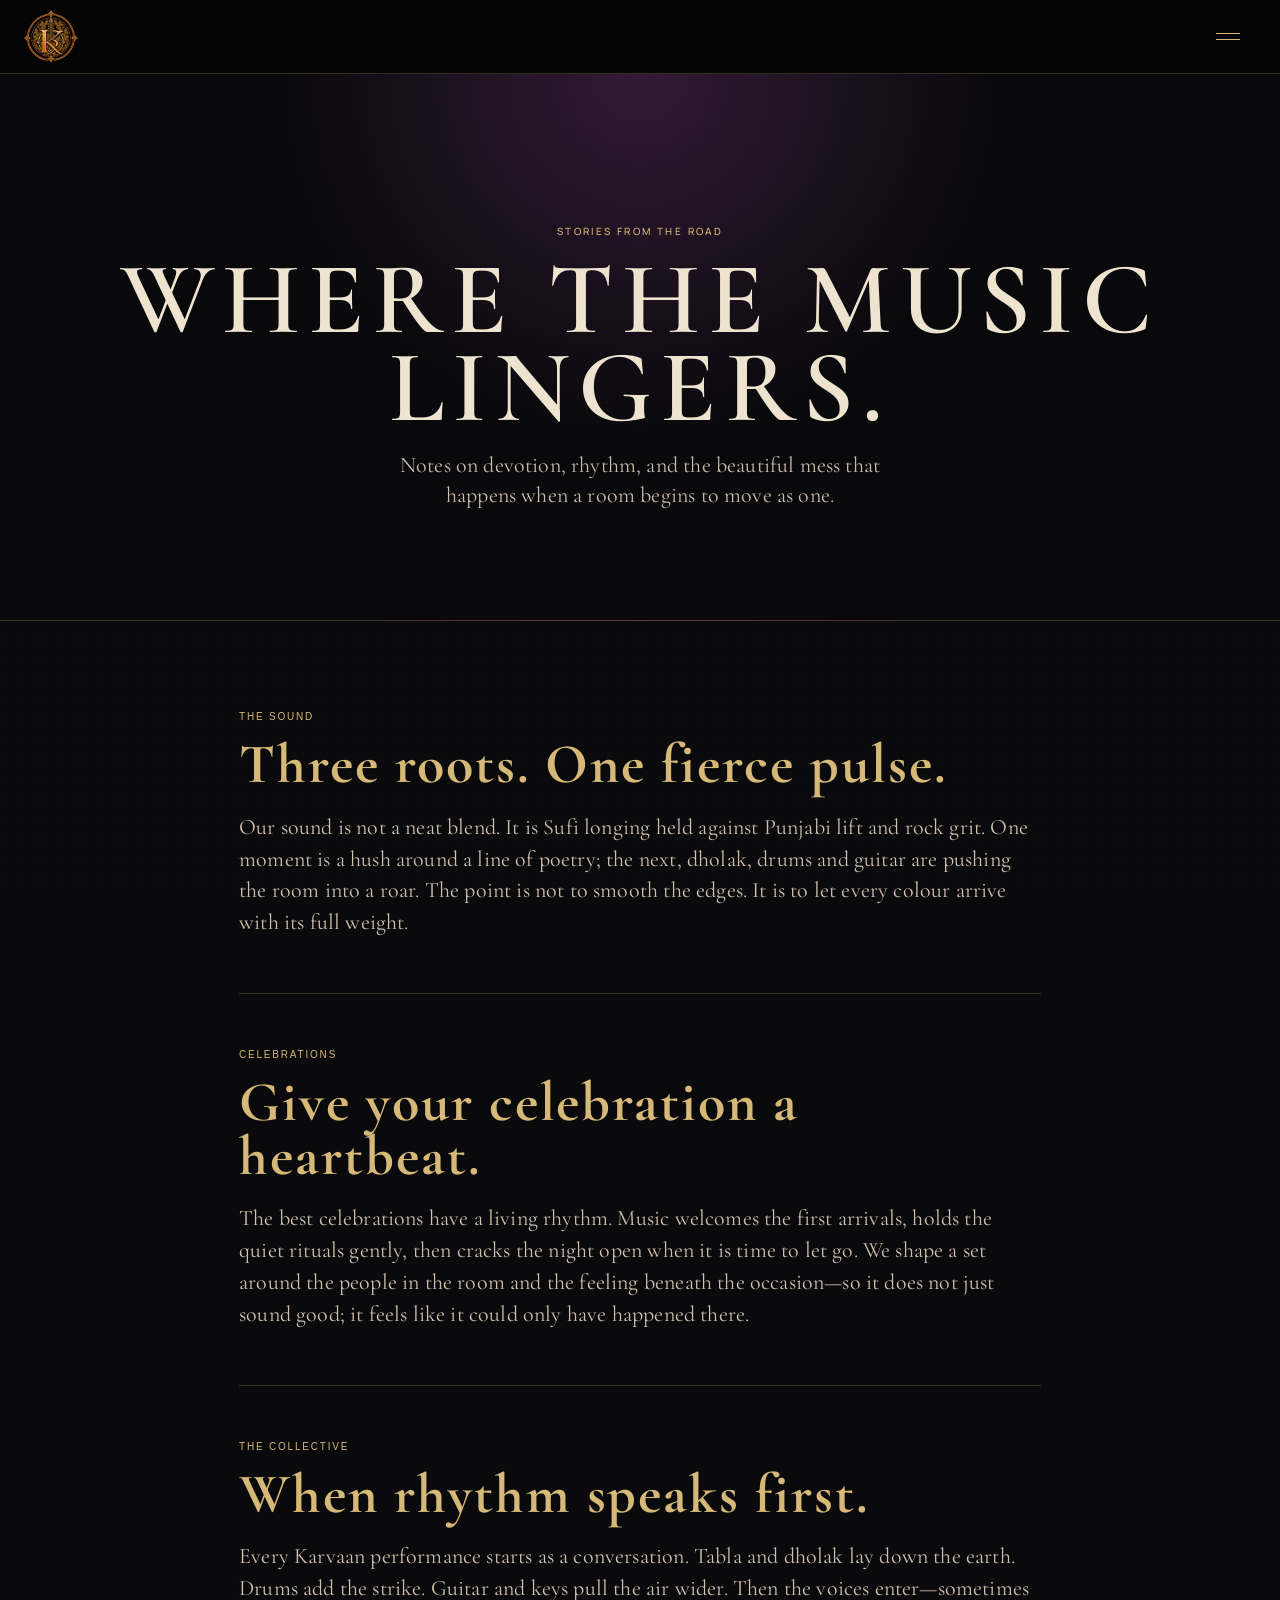
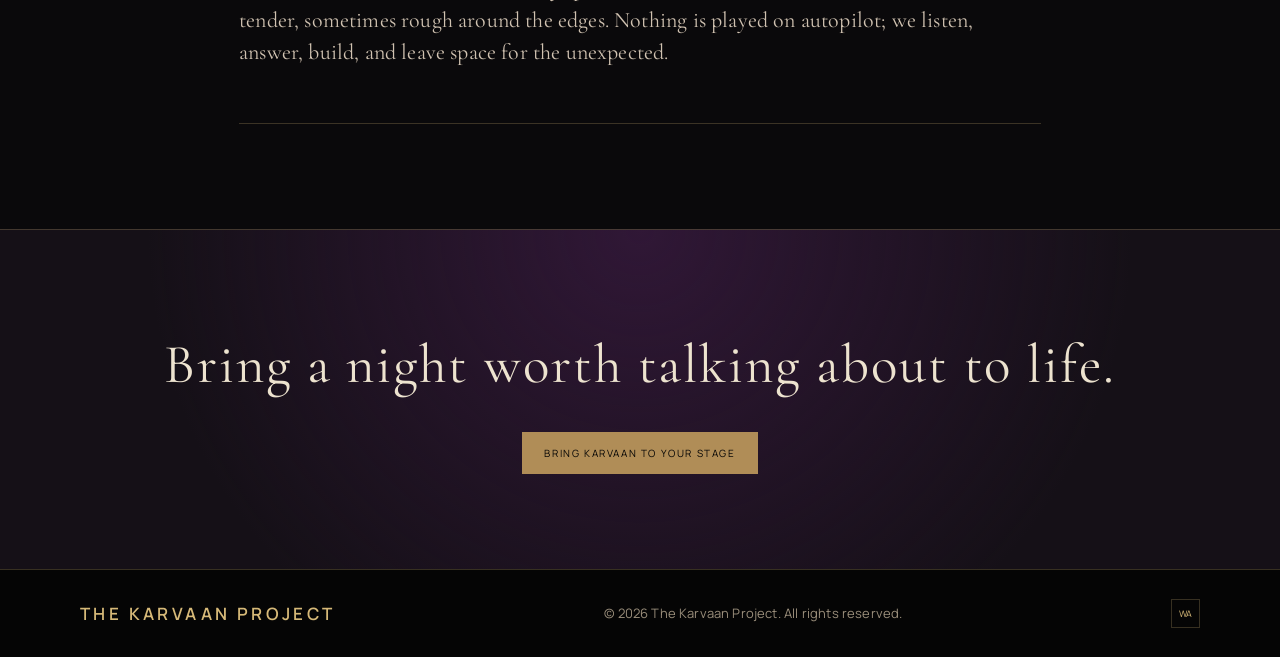
<file: news.html>
<!doctype html>
<html lang="en-IN"><head><meta charset="UTF-8" /><meta name="viewport" content="width=device-width, initial-scale=1.0" /><meta name="description" content="Stories from The Karvaan Project on Sufi longing, Punjabi rhythm, rock grit and the nights live music changes everything." /><meta name="robots" content="index, follow, max-image-preview:large" /><meta name="theme-color" content="#09090b" /><meta property="og:type" content="website" /><meta property="og:site_name" content="The Karvaan Project" /><meta property="og:title" content="Stories & Notes | The Karvaan Project" /><meta property="og:description" content="Notes on devotion, rhythm and the afterglow of live performance." /><meta name="twitter:card" content="summary" /><title>Stories & Notes | The Karvaan Project</title><link rel="preconnect" href="https://fonts.googleapis.com" /><link rel="preconnect" href="https://fonts.gstatic.com" crossorigin /><link href="https://fonts.googleapis.com/css2?family=Cormorant+Garamond:wght@400;500;600;700&family=Manrope:wght@400;500;600;700&display=swap" rel="stylesheet" /><link rel="stylesheet" href="styles.css" /><link rel="stylesheet" href="band.css" /><link rel="stylesheet" href="theme.css" /><link rel="stylesheet" href="seo.css" /><script type="application/ld+json">{"@context":"https://schema.org","@type":"CollectionPage","name":"Stories & Notes | The Karvaan Project","description":"Stories on Sufi longing, Punjabi rhythm, rock grit and live performance."}</script></head>
<body class="news-page"><header class="nav"><a class="brand" href="index.html">The Karvaan Project</a><button class="menu-toggle" aria-label="Open menu" aria-expanded="false"><i></i><i></i></button><nav aria-label="Main navigation"><a href="index.html">Home</a><a href="band.html">Meet the band</a><a href="index.html#music">Music</a><a href="news.html">News</a><a href="index.html#book">Book us</a></nav></header><main><section class="news-hero"><div class="section-label">Stories from the road</div><h1>Where the music lingers.</h1><p>Notes on devotion, rhythm, and the beautiful mess that happens when a room begins to move as one.</p></section><section class="article-list"><article id="sound"><p class="article-type">The sound</p><h2>Three roots. One fierce pulse.</h2><p>Our sound is not a neat blend. It is Sufi longing held against Punjabi lift and rock grit. One moment is a hush around a line of poetry; the next, dholak, drums and guitar are pushing the room into a roar. The point is not to smooth the edges. It is to let every colour arrive with its full weight.</p></article><article id="celebrations"><p class="article-type">Celebrations</p><h2>Give your celebration a heartbeat.</h2><p>The best celebrations have a living rhythm. Music welcomes the first arrivals, holds the quiet rituals gently, then cracks the night open when it is time to let go. We shape a set around the people in the room and the feeling beneath the occasion—so it does not just sound good; it feels like it could only have happened there.</p></article><article id="collective"><p class="article-type">The collective</p><h2>When rhythm speaks first.</h2><p>Every Karvaan performance starts as a conversation. Tabla and dholak lay down the earth. Drums add the strike. Guitar and keys pull the air wider. Then the voices enter—sometimes tender, sometimes rough around the edges. Nothing is played on autopilot; we listen, answer, build, and leave space for the unexpected.</p></article></section><section class="news-cta"><p>Bring a night worth talking about to life.</p><a class="button gold" href="index.html#book">Bring Karvaan to your stage</a></section></main><footer><a class="brand" href="index.html">The Karvaan Project</a><p>© <span id="year"></span> The Karvaan Project. All rights reserved.</p><div class="socials"><a href="https://wa.me/917974722042" aria-label="WhatsApp">wa</a></div></footer><script src="script.js"></script></body></html>
</file>
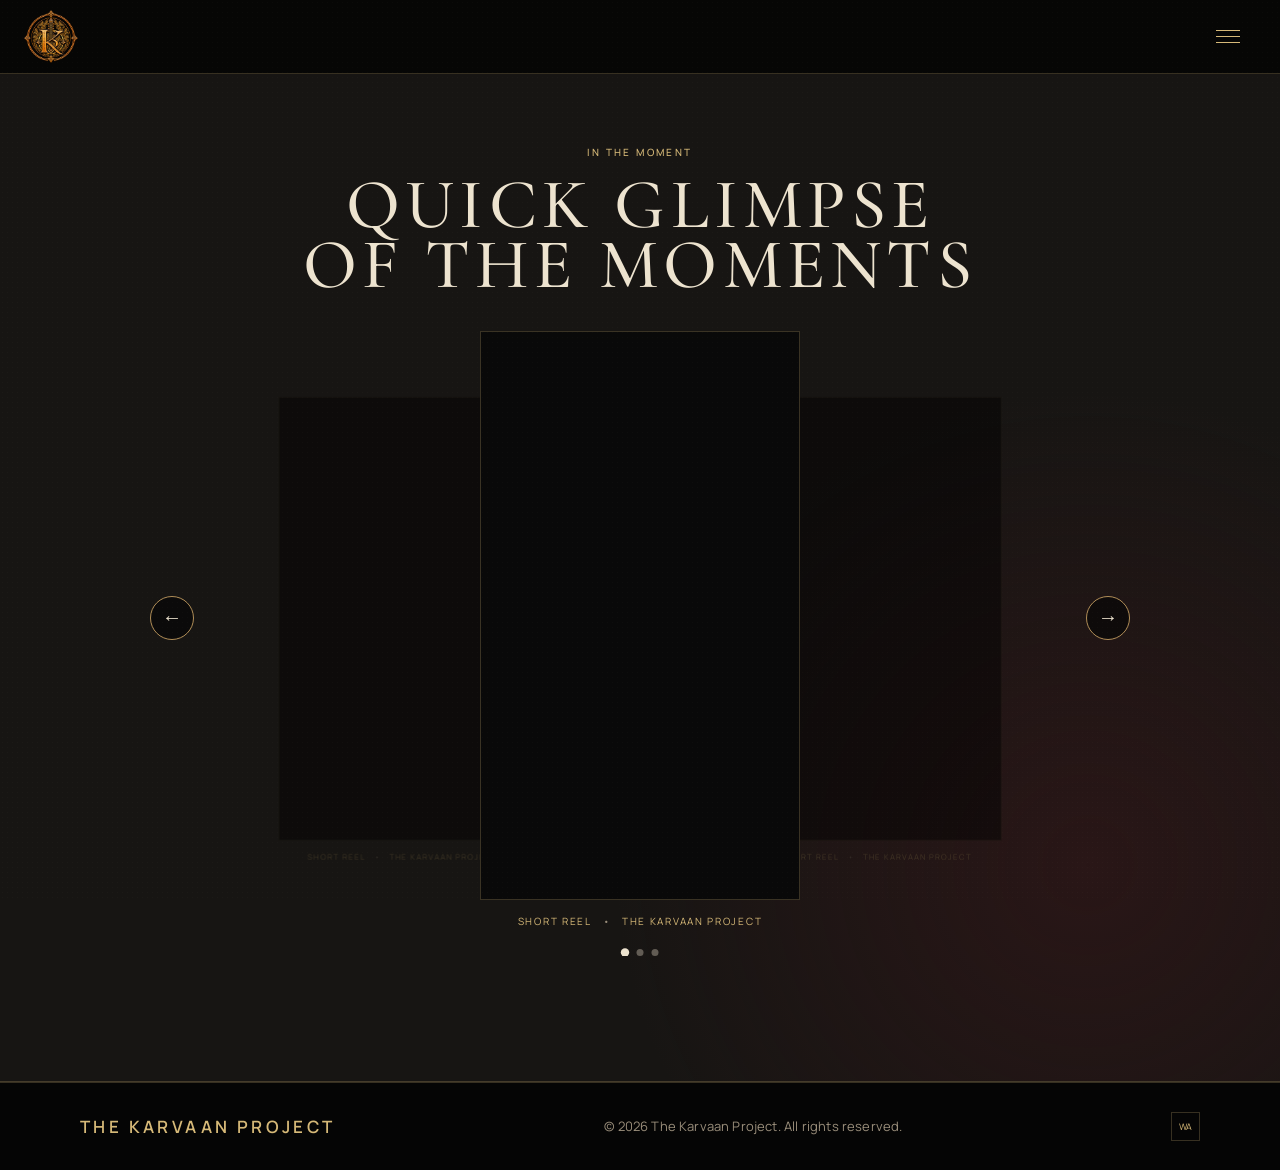
<file: reels.html>
<!doctype html>
<html lang="en-IN">
  <head>
    <meta charset="UTF-8" />
    <meta name="viewport" content="width=device-width, initial-scale=1.0" />
    <meta name="description" content="Short live moments from The Karvaan Project." />
    <meta name="theme-color" content="#09090b" />
    <title>Reels | The Karvaan Project</title>
    <link rel="preconnect" href="https://fonts.googleapis.com" />
    <link rel="preconnect" href="https://fonts.gstatic.com" crossorigin />
    <link href="https://fonts.googleapis.com/css2?family=Cormorant+Garamond:wght@400;500;600;700&family=Manrope:wght@400;500;600;700&display=swap" rel="stylesheet" />
    <link rel="stylesheet" href="styles.css" />
    <link rel="stylesheet" href="band.css" />
    <link rel="stylesheet" href="theme.css" />
    <link rel="stylesheet" href="seo.css" />
  </head>
  <body class="reels-page">
    <header class="nav">
      <a class="brand" href="index.html">The Karvaan Project</a>
      <button class="menu-toggle" aria-label="Open menu" aria-expanded="false"><i></i><i></i><i></i></button>
      <nav aria-label="Main navigation">
        <a href="index.html">Home</a><a href="band.html">Meet the band</a><a href="index.html#music">Music</a><a class="nav-home" href="reels.html">Reels</a><a href="gallery.html">Gallery</a><a href="news.html">News</a><a href="index.html#shows">Shows</a><a class="nav-book" href="index.html#book">Book us <span>↗</span></a>
      </nav>
    </header>
    <main>
      <section class="shorts-section reels-page-section" aria-labelledby="shorts-title">
        <div class="shorts-head"><div class="section-label">In the moment</div><h1 id="shorts-title">Quick Glimpse<br />of the Moments</h1></div>
        <div class="reel-slider" data-reel-slider>
          <button class="reel-arrow previous" type="button" aria-label="Previous short">←</button>
          <div class="reel-stage">
            <article class="reel-card"><div class="short-frame"><iframe src="https://www.youtube-nocookie.com/embed/toSbKOr291Q?rel=0" title="The Karvaan Project short reel" loading="lazy" allow="accelerometer; autoplay; clipboard-write; encrypted-media; gyroscope; picture-in-picture; web-share" allowfullscreen></iframe></div><p>Short reel <span>•</span> The Karvaan Project</p></article>
            <article class="reel-card"><div class="short-frame"><iframe src="https://www.youtube-nocookie.com/embed/gV0FPiI_hdw?rel=0" title="The Karvaan Project short reel" loading="lazy" allow="accelerometer; autoplay; clipboard-write; encrypted-media; gyroscope; picture-in-picture; web-share" allowfullscreen></iframe></div><p>Short reel <span>•</span> The Karvaan Project</p></article>
            <article class="reel-card"><div class="short-frame"><iframe src="https://www.youtube-nocookie.com/embed/wDbwczgoXvU?rel=0" title="The Karvaan Project short reel" loading="lazy" allow="accelerometer; autoplay; clipboard-write; encrypted-media; gyroscope; picture-in-picture; web-share" allowfullscreen></iframe></div><p>Short reel <span>•</span> The Karvaan Project</p></article>
          </div>
          <button class="reel-arrow next" type="button" aria-label="Next short">→</button>
          <div class="reel-dots" aria-label="Shorts slider navigation"><button type="button" aria-label="Show short 1"></button><button type="button" aria-label="Show short 2"></button><button type="button" aria-label="Show short 3"></button></div>
        </div>
      </section>
    </main>
    <footer><a class="brand" href="index.html">The Karvaan Project</a><p>© <span id="year"></span> The Karvaan Project. All rights reserved.</p><div class="socials"><a href="https://wa.me/917974722042" aria-label="WhatsApp">wa</a></div></footer>
    <script src="script.js" defer></script>
  </body>
</html>
</file>
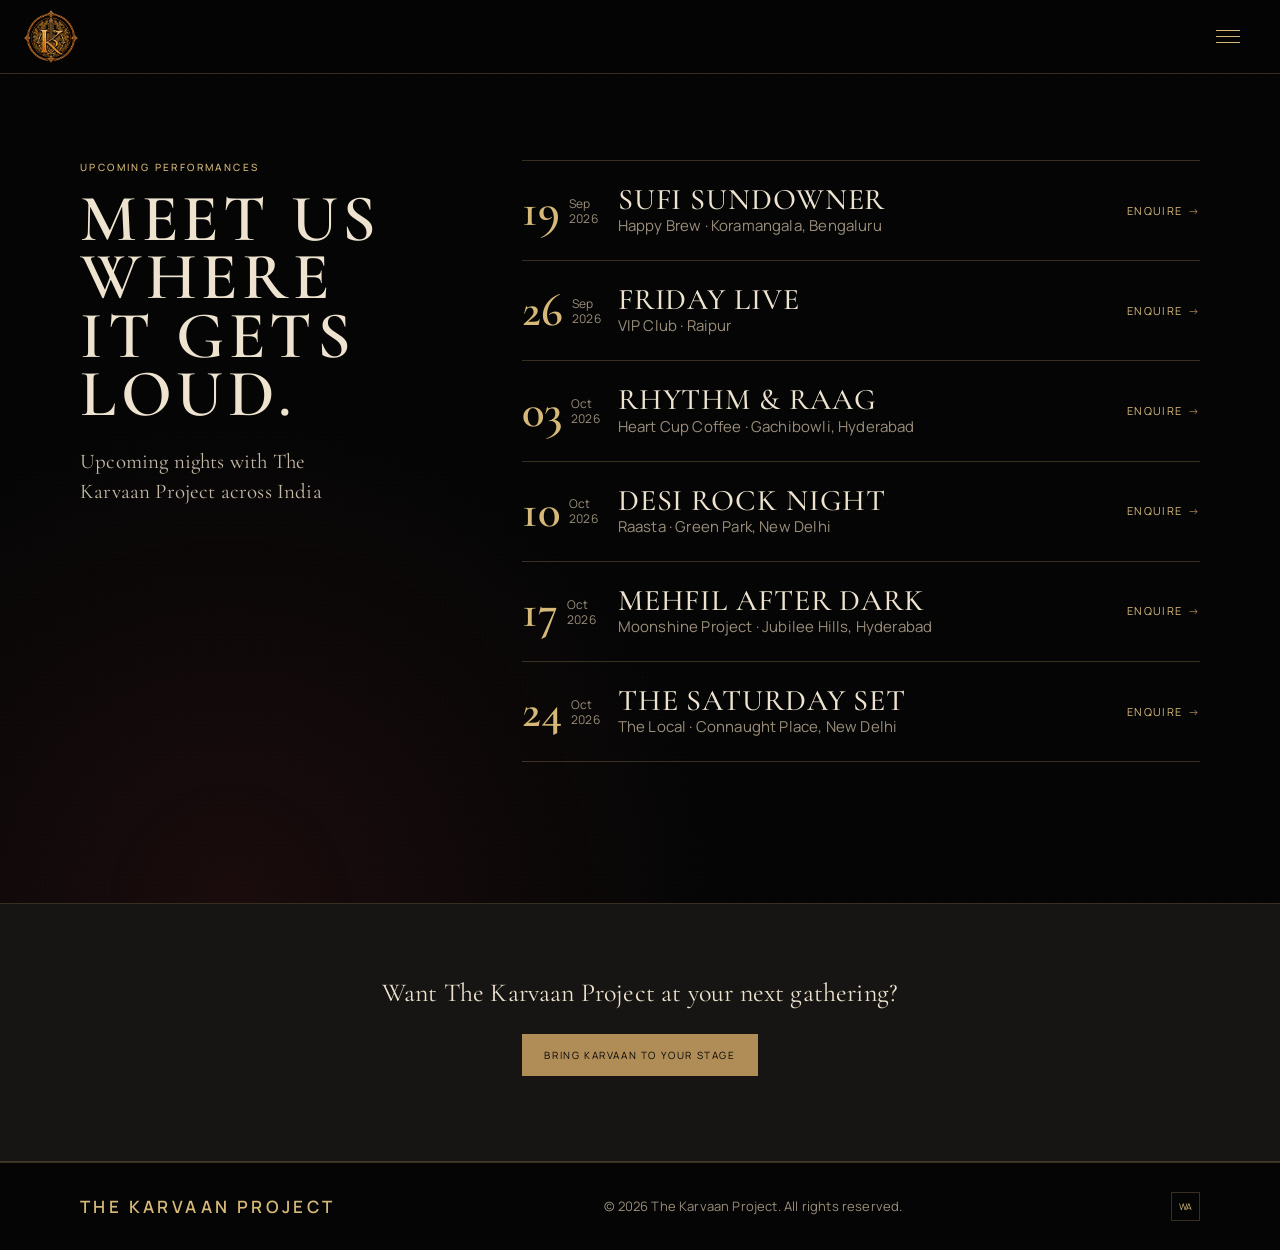
<file: shows.html>
<!doctype html>
<html lang="en-IN">
  <head>
    <meta charset="UTF-8" />
    <meta name="viewport" content="width=device-width, initial-scale=1.0" />
    <meta name="description" content="Upcoming performances by The Karvaan Project." />
    <meta name="theme-color" content="#09090b" />
    <title>Shows | The Karvaan Project</title>
    <link rel="preconnect" href="https://fonts.googleapis.com" />
    <link rel="preconnect" href="https://fonts.gstatic.com" crossorigin />
    <link href="https://fonts.googleapis.com/css2?family=Cormorant+Garamond:wght@400;500;600;700&family=Manrope:wght@400;500;600;700&display=swap" rel="stylesheet" />
    <link rel="stylesheet" href="styles.css" />
    <link rel="stylesheet" href="band.css" />
    <link rel="stylesheet" href="theme.css" />
    <link rel="stylesheet" href="seo.css" />
  </head>
  <body class="shows-page">
    <header class="nav">
      <a class="brand" href="index.html">The Karvaan Project</a>
      <button class="menu-toggle" aria-label="Open menu" aria-expanded="false"><i></i><i></i><i></i></button>
      <nav aria-label="Main navigation">
        <a href="index.html">Home</a><a href="band.html">Meet the band</a><a href="index.html#music">Music</a><a href="reels.html">Reels</a><a href="gallery.html">Gallery</a><a href="news.html">News</a><a class="nav-home" href="shows.html">Shows</a><a class="nav-book" href="index.html#book">Book us <span>↗</span></a>
      </nav>
    </header>
    <main>
      <section class="shows shows-page-section" aria-labelledby="shows-title">
        <div class="shows-intro"><div class="section-label">Upcoming performances</div><h1 id="shows-title">Meet us<br />where it gets loud.</h1><p>Upcoming nights with The Karvaan Project across India</p></div>
        <div class="show-list">
          <article><time><b>19</b><span>Sep<br />2026</span></time><div><h2>Sufi Sundowner</h2><p>Happy Brew · Koramangala, Bengaluru</p></div><a href="index.html#book">Enquire <span>→</span></a></article>
          <article><time><b>26</b><span>Sep<br />2026</span></time><div><h2>Friday Live</h2><p>VIP Club · Raipur</p></div><a href="index.html#book">Enquire <span>→</span></a></article>
          <article><time><b>03</b><span>Oct<br />2026</span></time><div><h2>Rhythm &amp; Raag</h2><p>Heart Cup Coffee · Gachibowli, Hyderabad</p></div><a href="index.html#book">Enquire <span>→</span></a></article>
          <article><time><b>10</b><span>Oct<br />2026</span></time><div><h2>Desi Rock Night</h2><p>Raasta · Green Park, New Delhi</p></div><a href="index.html#book">Enquire <span>→</span></a></article>
          <article><time><b>17</b><span>Oct<br />2026</span></time><div><h2>Mehfil After Dark</h2><p>Moonshine Project · Jubilee Hills, Hyderabad</p></div><a href="index.html#book">Enquire <span>→</span></a></article>
          <article><time><b>24</b><span>Oct<br />2026</span></time><div><h2>The Saturday Set</h2><p>The Local · Connaught Place, New Delhi</p></div><a href="index.html#book">Enquire <span>→</span></a></article>
        </div>
      </section>
      <section class="shows-page-cta"><p>Want The Karvaan Project at your next gathering?</p><a class="button gold" href="index.html#book">Bring Karvaan to your stage</a></section>
    </main>
    <footer><a class="brand" href="index.html">The Karvaan Project</a><p>© <span id="year"></span> The Karvaan Project. All rights reserved.</p><div class="socials"><a href="https://wa.me/917974722042" aria-label="WhatsApp">wa</a></div></footer>
    <script src="script.js" defer></script>
  </body>
</html>
</file>
<file: styles.css>
:root{--black:#000;--surface:#fff;--mist:#f5f5f7;--text:#1d1d1f;--subtle:#6e6e73;--gold:#b7833c;--blue:#0071e3;--line:#d2d2d7}*{box-sizing:border-box}html{scroll-behavior:smooth}body{margin:0;background:var(--surface);color:var(--text);font-family:-apple-system,BlinkMacSystemFont,"SF Pro Display","Helvetica Neue",Arial,sans-serif;font-size:17px;line-height:1.47;letter-spacing:-.018em}a{color:inherit;text-decoration:none}h1,h2,h3,p{margin:0}h1,h2,h3,.brand{font-family:inherit;letter-spacing:-.045em}.nav{height:52px;position:absolute;z-index:5;left:0;right:0;top:0;padding:0 max(22px,calc((100vw - 980px)/2));display:flex;justify-content:space-between;align-items:center;background:rgba(0,0,0,.6);backdrop-filter:saturate(180%) blur(20px);-webkit-backdrop-filter:saturate(180%) blur(20px);color:#f5f5f7}.brand{font-size:15px;font-weight:600;letter-spacing:-.02em;line-height:.9}.brand span{display:inline;font:inherit;letter-spacing:inherit}.nav nav{display:flex;gap:36px;align-items:center;font-size:12px;letter-spacing:-.01em}.nav nav>a{opacity:.88;transition:opacity .2s}.nav nav>a:hover{opacity:1}.nav-book{padding:6px 13px;border-radius:980px;background:var(--gold);color:#181008!important}.nav-book span{display:none}.menu-toggle{display:none}.hero{height:max(700px,100vh);min-height:700px;position:relative;display:grid;place-items:center;overflow:hidden;text-align:center;background:#090807}.hero-image{position:absolute;inset:0;background-image:url("https://images.unsplash.com/photo-1514525253161-7a46d19cd819?auto=format&fit=crop&w=2200&q=90");background-size:cover;background-position:center 42%;filter:saturate(.74) brightness(.68)}.hero-shade{position:absolute;inset:0;background:linear-gradient(180deg,rgba(0,0,0,.43),rgba(0,0,0,.08) 35%,rgba(0,0,0,.46) 100%)}.hero-copy{z-index:1;max-width:780px;padding:105px 22px 72px}.eyebrow,.section-label{color:var(--gold);letter-spacing:.02em;font-size:17px;font-weight:500}.hero h1{font-size:clamp(58px,9.1vw,128px);font-weight:700;letter-spacing:-.067em;line-height:.84;margin:19px 0 25px;text-shadow:0 2px 20px rgba(0,0,0,.25)}.hero h1 span{display:block;font-size:.23em;letter-spacing:-.015em;font-weight:600;line-height:1.15}.hero h1 span:first-child{font-size:.18em;text-transform:uppercase;letter-spacing:.12em}.hero h1 span:last-child{margin-top:10px;font-size:.2em;text-transform:uppercase;letter-spacing:.1em}.hero-description{max-width:545px;margin:0 auto 28px;color:#f5f5f7;font-size:21px;line-height:1.4;letter-spacing:-.025em}.hero-actions{display:flex;justify-content:center;gap:15px}.button{display:inline-flex;gap:8px;align-items:center;justify-content:center;border:0;border-radius:980px;padding:12px 20px;font-size:17px;line-height:1.2;letter-spacing:-.015em;font-weight:400;transition:transform .2s,background .2s}.button:hover{transform:scale(1.02)}.gold{background:var(--gold);color:#17110a}.gold:hover{background:#cf984c}.outline{background:rgba(0,0,0,.25);border:1px solid rgba(255,255,255,.72);color:#fff}.play{font-size:10px}.scroll-cue{z-index:1;position:absolute;bottom:31px;font-size:12px;color:#fff;opacity:.8;display:flex;align-items:center;gap:9px}.scroll-cue span{height:16px;width:1px;background:#fff}.section{padding:clamp(90px,11vw,155px) max(24px,calc((100vw - 1120px)/2))}.story{background:var(--surface)}.story>.section-label{margin-bottom:27px}.story-grid{display:grid;grid-template-columns:.88fr 1.12fr;gap:clamp(48px,9vw,115px);align-items:center}.story-copy{max-width:460px}.story h2,.moments h2,.shows h2,.booking h2{font-size:clamp(40px,4.35vw,66px);line-height:1.04;font-weight:700;color:var(--text)}.rule{display:block;width:42px;height:2px;border-radius:2px;background:var(--gold);margin:27px 0}.story p,.booking p{color:var(--subtle);margin:0 0 16px;font-size:19px;line-height:1.47}.text-link{font-size:17px;color:var(--blue);font-weight:400;display:inline-block;margin-top:11px}.text-link span{font-size:18px;margin-left:2px}.portrait{position:relative;border-radius:28px;overflow:hidden;background:#ddd}.portrait img{width:100%;height:570px;object-fit:cover;filter:saturate(.72);display:block}.image-caption{position:absolute;bottom:16px;left:18px;color:#fff;font-size:15px;text-shadow:0 1px 5px #000}.music-band{padding:113px max(24px,calc((100vw - 1120px)/2));text-align:center;color:#f5f5f7;background:linear-gradient(rgba(0,0,0,.61),rgba(0,0,0,.73)),url("https://images.unsplash.com/photo-1521337581100-8ca9a73a5f79?auto=format&fit=crop&w=2000&q=85") center/cover}.centered{margin:auto}.music-band h2{font-size:clamp(42px,5vw,72px);font-weight:700;line-height:1.02;margin:16px 0 57px}.genre-grid{max-width:1000px;margin:0 auto 47px;display:grid;grid-template-columns:repeat(3,1fr);border-radius:22px;overflow:hidden;background:rgba(255,255,255,.12);backdrop-filter:blur(20px);-webkit-backdrop-filter:blur(20px);border:1px solid rgba(255,255,255,.22)}.genre-grid article{padding:34px 35px 38px;text-align:left;border-right:1px solid rgba(255,255,255,.22)}.genre-grid article:last-child{border:0}.genre-grid span{font-size:14px;color:#f7c779}.genre-grid h3{font-size:33px;font-weight:600;letter-spacing:-.045em;margin:12px 0 6px}.genre-grid p{color:#d5d5da;font-size:16px;line-height:1.4}.light{background:#fff;color:#181818}.moments{background:var(--mist)}.section-head{display:flex;justify-content:space-between;align-items:end;margin-bottom:41px}.section-head .text-link{margin-bottom:7px}.gallery{display:grid;grid-template-columns:1.05fr .9fr 1.32fr .9fr;gap:14px;height:375px}.gallery figure{margin:0;overflow:hidden;border-radius:18px;background:#ddd}.gallery img{height:100%;width:100%;object-fit:cover;filter:saturate(.74);transition:transform .6s}.gallery figure:hover img{transform:scale(1.04)}.shows{padding:clamp(90px,11vw,150px) max(24px,calc((100vw - 1120px)/2));display:grid;grid-template-columns:.65fr 1.35fr;gap:clamp(45px,9vw,125px);background:#fff}.shows-intro p{max-width:300px;color:var(--subtle);font-size:19px;line-height:1.45;margin-top:23px}.show-list{border-top:1px solid var(--line)}.show-list article{padding:23px 0;display:grid;grid-template-columns:78px 1fr auto;gap:18px;align-items:center;border-bottom:1px solid var(--line)}time{display:flex;gap:9px;align-items:center}time b{font-size:39px;font-weight:600;line-height:1}time span{font-size:12px;line-height:1.25;color:var(--subtle)}.show-list h3{font-size:22px;font-weight:600}.show-list p{font-size:15px;color:var(--subtle)}.show-list a{font-size:16px;color:var(--blue)}.show-list a span{margin-left:2px}.booking{display:grid;grid-template-columns:.9fr 1.1fr;gap:clamp(50px,10vw,145px);background:#161616;color:#f5f5f7}.booking h2{color:#f5f5f7;margin-top:16px}.booking p{color:#a1a1a6}.contact-note{margin-top:42px;color:#a1a1a6;font-size:16px}.contact-note a{color:#fff}.booking-form{padding-top:20px}.form-row{display:grid;grid-template-columns:1fr 1fr;gap:13px}.booking-form label{display:block;color:#a1a1a6;font-size:13px;margin-bottom:14px}.booking-form input,.booking-form textarea{width:100%;display:block;border:1px solid #5b5b60;border-radius:10px;background:#262627;color:#f5f5f7;font:16px -apple-system,BlinkMacSystemFont,"Helvetica Neue",Arial,sans-serif;margin-top:6px;padding:13px 14px;outline:0;transition:border .2s,box-shadow .2s}.booking-form textarea{resize:vertical}.booking-form input:focus,.booking-form textarea:focus{border-color:#fff;box-shadow:0 0 0 3px rgba(255,255,255,.17)}.booking-form input::placeholder,.booking-form textarea::placeholder{color:#8d8d91}.submit{margin-top:2px;cursor:pointer;width:100%;background:var(--gold);color:#17110a}.form-status{color:#f1c17b;font-size:14px;margin-top:10px;min-height:20px}footer{background:#f5f5f7;padding:29px max(24px,calc((100vw - 1120px)/2));display:flex;align-items:center;justify-content:space-between;color:var(--subtle);font-size:13px}.socials{display:flex;gap:9px}.socials a{width:29px;height:29px;border:1px solid #b8b8bc;border-radius:50%;display:grid;place-items:center;font-size:9px;text-transform:uppercase;color:#3f3f43}
@media(max-width:760px){body{font-size:16px}.nav{height:48px;padding:0 20px}.nav nav{display:none;position:absolute;top:48px;left:0;right:0;padding:18px 20px 23px;background:rgba(20,20,21,.96);backdrop-filter:blur(20px);flex-direction:column;align-items:flex-start;gap:18px;font-size:16px}.nav nav.open{display:flex}.menu-toggle{display:grid;gap:5px;background:none;border:0;padding:8px 0;z-index:1}.menu-toggle i{display:block;width:18px;height:1px;background:#fff}.nav-book{padding:0;background:none;color:var(--gold)!important}.hero{height:680px;min-height:680px}.hero-copy{padding:95px 20px 66px}.hero h1{font-size:64px;letter-spacing:-.065em}.hero-description{font-size:19px}.hero-actions{flex-direction:column;max-width:210px;margin:auto}.button{font-size:16px;padding:12px 18px}.section{padding:82px 24px}.story-grid,.shows,.booking{grid-template-columns:1fr}.story-grid{gap:39px}.story h2,.moments h2,.shows h2,.booking h2{font-size:43px}.story p,.booking p,.shows-intro p{font-size:18px}.portrait{border-radius:20px}.portrait img{height:410px}.music-band{padding:83px 24px}.music-band h2{font-size:44px}.genre-grid{grid-template-columns:1fr;border-radius:18px}.genre-grid article{border-right:0;border-bottom:1px solid rgba(255,255,255,.22);padding:24px}.genre-grid article:last-child{border-bottom:0}.section-head{align-items:start;gap:17px;flex-direction:column}.gallery{grid-template-columns:1fr 1fr;height:410px;gap:10px}.gallery figure{border-radius:14px}.gallery figure:nth-child(3){display:none}.shows{gap:42px}.show-list article{grid-template-columns:65px 1fr}.show-list article>a{grid-column:2}.form-row{grid-template-columns:1fr}footer{align-items:flex-start;gap:19px;flex-direction:column}.hero-image{background-position:55% center}}
</file>
<file: band.css>
.band-teaser{display:grid;grid-template-columns:.8fr 1.2fr;gap:clamp(35px,7vw,100px);align-items:center;padding:clamp(85px,10vw,140px) max(24px,calc((100vw - 1120px)/2));background:#fff}.band-teaser-copy{max-width:430px}.band-teaser h2{font-size:clamp(42px,5vw,70px);line-height:1.02;letter-spacing:-.055em;margin:16px 0 18px}.band-teaser p{font-size:19px;color:#6e6e73;line-height:1.45}.band-teaser-photos{height:420px;display:grid;grid-template-columns:repeat(4,1fr);gap:10px}.band-teaser-photos img{width:100%;height:100%;border-radius:18px;object-fit:cover;filter:saturate(.8);transition:transform .35s}.band-teaser-photos img:nth-child(2),.band-teaser-photos img:nth-child(4){margin-top:36px;height:calc(100% - 36px)}.band-teaser-photos img:hover{transform:translateY(-8px)}.whatsapp{margin-bottom:10px}.band-page{background:#0d0d0e;color:#f5f5f7}.band-page .nav{position:relative}.band-page-hero{padding:clamp(90px,12vw,160px) 24px clamp(65px,9vw,110px);text-align:center;background:radial-gradient(circle at 50% 0,#392813 0,transparent 45%),#0d0d0e}.band-page-hero h1{font-size:clamp(52px,7.3vw,108px);font-weight:700;line-height:.98;letter-spacing:-.07em;margin:17px 0 20px}.band-page-hero>p:last-child{max-width:510px;margin:auto;color:#a1a1a6;font-size:20px}.member-grid{padding:0 max(18px,calc((100vw - 1220px)/2)) 100px;display:grid;grid-template-columns:repeat(3,1fr);gap:18px}.member-card{margin:0;position:relative;overflow:hidden;min-height:450px;border-radius:22px;background:#242426}.member-card img{display:block;width:100%;height:100%;min-height:450px;object-fit:cover;object-position:center;filter:saturate(.85);transition:transform .5s}.member-card::after{content:"";position:absolute;inset:45% 0 0;background:linear-gradient(transparent,rgba(0,0,0,.78))}.member-card:hover img{transform:scale(1.04)}.member-card>div{position:absolute;z-index:1;bottom:24px;left:24px}.member-card span{display:block;color:#e8bc71;font-size:14px;margin-bottom:4px}.member-card h2{font-size:32px;font-weight:600;letter-spacing:-.045em}.member-card:nth-child(5),.member-card:nth-child(8){transform:translateY(50px)}.band-booking{text-align:center;padding:100px 24px;background:#19191b}.band-booking p{font-size:clamp(28px,4vw,52px);font-weight:600;letter-spacing:-.045em;margin-bottom:28px}.band-booking .button{margin:0 4px}.band-booking .outline{background:transparent;color:#fff}
@media(max-width:760px){.band-teaser{grid-template-columns:1fr;padding:80px 24px;gap:30px}.band-teaser-photos{height:280px;gap:7px}.band-teaser-photos img{border-radius:12px}.band-page-hero{padding:85px 24px 65px}.band-page-hero>p:last-child{font-size:18px}.member-grid{grid-template-columns:1fr 1fr;gap:10px;padding-bottom:70px}.member-card,.member-card img{min-height:280px}.member-card{border-radius:15px}.member-card>div{bottom:14px;left:14px}.member-card h2{font-size:24px}.member-card:nth-child(5),.member-card:nth-child(8){transform:none}.band-booking{padding:75px 24px}.band-booking .button{display:flex;margin:10px auto;max-width:245px}}
</file>
<file: theme.css>
:root{--ink:#09090b;--ink-2:#111016;--ink-3:#17131a;--parchment:#e7dcc9;--soft:#b9aa9b;--antique:#b9965d;--antique-light:#dfc58c;--plum:#7a3c82;--plum-light:#b274b7;--ornament:rgba(185,150,93,.36)}
body{background:var(--ink);color:var(--parchment);font-family:"DM Sans",sans-serif;letter-spacing:.005em}.nav{height:74px;background:rgba(7,7,9,.87);border-bottom:1px solid var(--ornament);padding:0 max(24px,calc((100vw - 1340px)/2));backdrop-filter:blur(15px)}.brand,.nav nav{font-family:"Cormorant Garamond",serif}.brand{font-size:22px;font-weight:600;letter-spacing:.13em;text-transform:uppercase;color:var(--antique-light)}.nav nav{gap:30px;font-family:"DM Sans",sans-serif;font-size:11px;letter-spacing:.13em;text-transform:uppercase;color:var(--parchment)}.nav-book{border-radius:0;background:transparent!important;color:var(--antique-light)!important;border:1px solid var(--antique)!important;padding:9px 17px}.nav-book span{display:inline}.hero{height:max(720px,100vh);border-bottom:1px solid var(--ornament);background:#0a090b}.hero-image{background-color:#271b28;background-blend-mode:multiply;background-position:center 48%;filter:saturate(.54) brightness(.61) sepia(.22)}.hero-shade{background:linear-gradient(90deg,rgba(5,5,7,.91) 0%,rgba(5,5,7,.48) 49%,rgba(5,5,7,.2) 100%),linear-gradient(0deg,rgba(6,6,8,.92),transparent 40%)}.hero-copy{max-width:700px;margin-left:clamp(25px,8vw,140px);text-align:left;padding-left:0}.eyebrow,.section-label{font-family:"DM Sans",sans-serif;color:var(--plum-light);font-size:10px;font-weight:500;letter-spacing:.29em;text-transform:uppercase}.hero h1,.story h2,.moments h2,.shows h2,.booking h2,.band-teaser h2{font-family:"Cormorant Garamond",serif;font-weight:600;color:var(--parchment);letter-spacing:.07em;text-transform:uppercase}.hero h1{font-size:clamp(56px,6.4vw,101px);line-height:.82;text-shadow:none;margin:20px 0 26px}.hero h1 span:first-child,.hero h1 span:last-child{font-family:"Cormorant Garamond",serif;letter-spacing:.26em;font-size:.22em;font-weight:600}.hero h1 span:last-child{margin-top:14px}.hero-description{max-width:460px;color:#d8ccbd;font-family:"Cormorant Garamond",serif;font-size:23px;line-height:1.35;letter-spacing:.025em;margin:0 0 31px}.button{border-radius:0;font-family:"DM Sans",sans-serif;font-size:11px;letter-spacing:.12em;text-transform:uppercase;padding:14px 21px}.gold{background:var(--plum);color:#f4e7dc}.gold:hover{background:#954d9b}.outline{border-color:var(--antique);background:rgba(0,0,0,.22);color:var(--parchment)}.scroll-cue{font-family:"DM Sans",sans-serif;color:var(--antique-light);letter-spacing:.14em;text-transform:uppercase;font-size:9px}.scroll-cue span{background:var(--plum-light)}.band-teaser{position:relative;background:radial-gradient(circle at 78% 48%,#2a182e 0,transparent 34%),var(--ink);border-bottom:1px solid var(--ornament)}.band-teaser::before,.music-band::before,.moments::before,.shows::before,.booking::before{content:"✦  ─────────  ✦";display:block;position:absolute;top:21px;left:50%;transform:translateX(-50%);width:max-content;font-family:"Cormorant Garamond",serif;color:var(--antique);font-size:16px;letter-spacing:6px}.band-teaser-copy{position:relative;z-index:1}.band-teaser h2{margin:15px 0 16px;font-size:clamp(48px,5.2vw,72px);line-height:.88}.band-teaser p{font-family:"Cormorant Garamond",serif;font-size:22px;color:#cdbfae;line-height:1.35}.text-link{font-family:"DM Sans",sans-serif;font-size:11px;letter-spacing:.14em;text-transform:uppercase;color:var(--plum-light)}.text-link span{color:var(--antique-light)}.band-teaser-photos img{border-radius:2px;filter:saturate(.62) sepia(.18);border:1px solid rgba(185,150,93,.42)}.music-band{position:relative;background:linear-gradient(rgba(8,7,10,.8),rgba(8,7,10,.88)),url("https://images.unsplash.com/photo-1521337581100-8ca9a73a5f79?auto=format&fit=crop&w=2000&q=85") center/cover;border-bottom:1px solid var(--ornament)}.music-band h2{font-family:"Cormorant Garamond",serif;font-size:clamp(50px,5.5vw,78px);font-weight:600;letter-spacing:.07em;text-transform:uppercase;line-height:.88;color:var(--parchment)}.genre-grid{background:rgba(24,16,25,.78);border:1px solid var(--ornament);border-radius:0}.genre-grid article{border-color:var(--ornament)}.genre-grid span{font-family:"DM Sans",sans-serif;color:var(--plum-light);letter-spacing:.16em}.genre-grid h3{font-family:"Cormorant Garamond",serif;font-size:39px;color:var(--antique-light);letter-spacing:.06em;text-transform:uppercase}.genre-grid p{font-family:"Cormorant Garamond",serif;color:#d8ccbd;font-size:18px}.light{background:transparent;color:var(--parchment);border:1px solid var(--antique)}.moments{position:relative;background:var(--ink-2);border-bottom:1px solid var(--ornament)}.gallery figure{border-radius:2px;border:1px solid var(--ornament)}.gallery img{filter:saturate(.55) sepia(.25)}.shows{position:relative;background:radial-gradient(circle at 18% 90%,#221328,transparent 34%),var(--ink);border-bottom:1px solid var(--ornament)}.shows-intro p{font-family:"Cormorant Garamond",serif;color:#cdbfae;font-size:21px}.show-list{border-color:var(--ornament)}.show-list article{border-color:var(--ornament)}time b{font-family:"Cormorant Garamond",serif;color:var(--antique-light);font-size:47px}.show-list h3{font-family:"Cormorant Garamond",serif;color:var(--parchment);font-size:27px;letter-spacing:.03em}.show-list p,time span{color:var(--soft)}.show-list a{font-family:"DM Sans",sans-serif;font-size:11px;letter-spacing:.12em;text-transform:uppercase;color:var(--plum-light)}.booking{position:relative;background:radial-gradient(circle at 20% 100%,#301535,transparent 36%),#0b0a0d}.booking-form input,.booking-form textarea{border-radius:0;background:rgba(255,255,255,.035);border-color:var(--ornament);color:var(--parchment)}.booking-form input:focus,.booking-form textarea:focus{border-color:var(--antique-light);box-shadow:0 0 0 2px rgba(185,150,93,.16)}.booking-form label{font-family:"DM Sans",sans-serif;letter-spacing:.13em;text-transform:uppercase;color:var(--soft);font-size:10px}.submit{border-radius:0}.whatsapp{display:flex;background:#54275c!important;border:1px solid var(--plum-light)}footer{background:#09090b;border-top:1px solid var(--ornament);color:var(--soft)}footer .brand{font-size:17px}.socials a{border-radius:0;border-color:var(--ornament);color:var(--antique-light)}

.band-page{background:var(--ink);color:var(--parchment)}.band-page .nav{position:absolute}.band-page-hero{background:radial-gradient(circle at 50% 0,#2f1834,transparent 43%),#09090b;border-bottom:1px solid var(--ornament)}.band-page-hero h1{font-family:"Cormorant Garamond",serif;font-weight:600;text-transform:uppercase;letter-spacing:.08em;color:var(--parchment);line-height:.88}.band-page-hero>p:last-child{font-family:"Cormorant Garamond",serif;color:#cbbdac;font-size:22px}.member-grid{background:var(--ink);padding-top:15px}.member-card{border-radius:2px;border:1px solid var(--ornament);background:#161217}.member-card::after{background:linear-gradient(transparent,rgba(6,6,8,.88))}.member-card img{filter:saturate(.66) sepia(.18)}.member-card span{font-family:"DM Sans",sans-serif;color:var(--plum-light);letter-spacing:.15em}.member-card h2{font-family:"Cormorant Garamond",serif;text-transform:uppercase;color:var(--parchment);font-size:37px;letter-spacing:.06em}.band-booking{background:radial-gradient(circle at 50% 0,#2d1931,transparent 65%),#111015;border-top:1px solid var(--ornament)}.band-booking p{font-family:"Cormorant Garamond",serif;color:var(--parchment);letter-spacing:.04em}.band-booking .outline{background:transparent;color:var(--parchment)}
@media(max-width:760px){.nav{height:60px}.brand{font-size:15px}.nav nav{top:60px;background:rgba(8,8,10,.98);border-bottom:1px solid var(--ornament)}.menu-toggle i{background:var(--antique-light)}.nav-book{border:0!important;padding:0}.hero{min-height:690px}.hero-copy{margin:auto;text-align:center;padding:110px 25px 65px}.hero h1{font-size:55px}.hero-description{font-size:21px;margin-left:auto;margin-right:auto}.band-teaser::before,.music-band::before,.moments::before,.shows::before,.booking::before{font-size:11px;top:17px}.band-teaser h2{font-size:52px}.band-teaser p{font-size:20px}.music-band h2{font-size:53px}.member-card h2{font-size:27px}.band-page-hero h1{font-size:57px}}

/* The Karvaan Project brand manual — core website system */
:root{--ink:#050505;--ink-2:#171513;--ink-3:#211d19;--parchment:#ede3cf;--soft:#9a8e7b;--antique:#b08d57;--antique-light:#d6b978;--burgundy:#3b171a;--plum:var(--burgundy);--plum-light:var(--antique-light);--ornament:rgba(214,185,120,.24)}
body{background:var(--ink);font-family:"Manrope",sans-serif;letter-spacing:.01em}body::before{content:"";position:fixed;inset:0;z-index:20;pointer-events:none;opacity:.045;background-image:radial-gradient(rgba(237,227,207,.55) .55px,transparent .7px);background-size:5px 5px}
.nav{background:rgba(5,5,5,.9);border-color:var(--ornament)}.brand{font-family:"Manrope",sans-serif;font-size:13px;font-weight:600;letter-spacing:.2em;color:var(--antique-light)}.nav nav,.eyebrow,.section-label,.button,.text-link,.show-list a,.booking-form label{font-family:"Manrope",sans-serif!important}.nav nav{font-size:10px;letter-spacing:.16em}.nav-book{color:var(--antique-light)!important;border-color:var(--antique)!important}.nav-home{border-radius:0;background:rgba(176,141,87,.14)}
.hero{background:var(--ink);border-color:var(--ornament)}.hero::before{content:"";position:absolute;z-index:1;left:50%;top:50%;width:min(70vw,760px);height:min(70vw,760px);transform:translate(-50%,-50%);border:1px solid rgba(214,185,120,.2);border-radius:50%;pointer-events:none}.hero-image{background-color:#17110d!important;background-blend-mode:multiply;filter:saturate(.48) contrast(1.12) brightness(.62) sepia(.2)!important}.hero-shade{background:linear-gradient(90deg,rgba(5,5,5,.96) 0%,rgba(5,5,5,.7) 34%,rgba(5,5,5,.14) 73%),linear-gradient(0deg,rgba(5,5,5,.9),transparent 42%)!important}.hero-copy{position:relative}.hero h1,.story h2,.moments h2,.shows h2,.booking h2,.band-teaser h2{font-family:"Cormorant Garamond",Georgia,serif;font-weight:500;letter-spacing:.075em}.hero h1{color:var(--ivory);text-shadow:none}.eyebrow,.section-label{color:var(--antique-light);font-size:10px;letter-spacing:.24em}.hero-description,.band-teaser p,.shows-intro p{font-family:"Cormorant Garamond",Georgia,serif;color:#c5baa8}.button{font-size:10px;letter-spacing:.16em}.gold,.hero .gold{background:var(--antique)!important;border:1px solid var(--antique)!important;color:var(--ink)!important}.gold:hover,.hero .gold:hover{background:var(--antique-light)!important;border-color:var(--antique-light)!important}.outline,.hero .outline{background:rgba(5,5,5,.36)!important;border:1px solid var(--antique)!important;color:var(--parchment)!important}.outline:hover,.hero .outline:hover{background:rgba(176,141,87,.16)!important}.scroll-cue{color:var(--antique-light)}.scroll-cue span{background:var(--antique-light)}
.band-teaser,.shows,.booking{background:radial-gradient(circle at 18% 100%,rgba(59,23,26,.4),transparent 35%),var(--ink)}.music-band{background-image:linear-gradient(rgba(5,5,5,.82),rgba(5,5,5,.91)),url("https://images.unsplash.com/photo-1521337581100-8ca9a73a5f79?auto=format&fit=crop&w=2000&q=85")}.moments,.news-section{background:var(--ink-2)}.band-teaser::before,.music-band::before,.moments::before,.shows::before,.booking::before,.news-section::before{color:var(--antique-light);content:"✦ ───── ✦"}.genre-grid,.news-grid{background:rgba(23,21,19,.84);border-color:var(--ornament)}.genre-grid h3,.news-grid h3,.article-list h2{color:var(--antique-light)}.genre-grid p,.news-grid article>p:not(.article-type),.article-list article>p:last-child{color:#c5baa8}.gallery img,.member-card img{filter:saturate(.52) sepia(.22) contrast(1.08)}.gallery figure,.member-card{border-color:var(--ornament)}.text-link,.show-list a{color:var(--antique-light)}.show-list a span,.text-link span{color:var(--antique)}.whatsapp{background:var(--burgundy)!important;border-color:var(--antique)!important}
.band-page,.news-page{background:var(--ink)}.band-page-hero,.news-hero{background:radial-gradient(circle at 50% 0,rgba(59,23,26,.55),transparent 45%),var(--ink)}.member-card{background:var(--ink-2)}.member-card span,.article-type{color:var(--antique-light)!important;font-family:"Manrope",sans-serif!important}.band-booking,.news-cta{background:radial-gradient(circle at 50% 0,rgba(59,23,26,.55),transparent 66%),var(--ink-2)}footer{background:var(--ink);border-color:var(--ornament)}
@media(max-width:760px){.hero::before{width:84vw;height:84vw}.hero-shade{background:linear-gradient(0deg,rgba(5,5,5,.93),rgba(5,5,5,.05) 76%),linear-gradient(90deg,rgba(5,5,5,.55),rgba(5,5,5,.1))!important}.nav nav{background:rgba(5,5,5,.98)}}

/* Remove section divider ornaments site-wide. */
.band-teaser::before,.music-band::before,.moments::before,.shows::before,.booking::before,.news-section::before{content:none!important;display:none!important}

/* Random collective image rotation. */
.band-teaser-photos img{transition:opacity .22s ease,filter .3s ease}
.band-teaser-photos img.is-changing{opacity:.2}
@media(prefers-reduced-motion:reduce){.band-teaser-photos img{transition:none}}
.band-teaser-copy{text-align:center}
.band-teaser-copy .text-link{display:inline-block}
.band-teaser-photos{cursor:pointer}
.band-teaser-photos:focus-visible{outline:2px solid var(--antique-light);outline-offset:8px}
.hero h1{color:var(--parchment)}

/* Performance: a small local still image is used below the desktop breakpoint. */
.hero-image{background-image:url("assets/bg-mobile.jpg")!important}
.music-band{background-image:linear-gradient(rgba(5,5,5,.82),rgba(5,5,5,.91)),none!important;background-color:var(--ink-2)}
@media(max-width:760px){.hero-video{display:none}}

/* Gallery: an editorial, responsive mosaic that keeps the live-performance story central. */
.moments .section-head{align-items:end}.moments .gallery{grid-template-columns:1fr .88fr 1.28fr .92fr;grid-template-rows:260px 190px;height:470px;gap:12px}.moments .gallery figure:nth-child(1){grid-row:1 / span 2}.moments .gallery figure:nth-child(2){grid-row:1 / span 2}.moments .gallery figure:nth-child(3){grid-column:3 / span 2}.moments .gallery figure:nth-child(4){grid-column:3}.moments .gallery figure:nth-child(5){grid-column:4}.moments .gallery figure:nth-child(6){display:none}.moments .gallery figure{border-radius:0;background:var(--ink)}.moments .gallery img{object-position:center;filter:saturate(.58) sepia(.2) contrast(1.08)}
@media(max-width:760px){.moments .section-head{align-items:flex-start}.moments .gallery{grid-template-columns:1fr 1fr;grid-template-rows:260px 185px 185px;height:auto;gap:8px}.moments .gallery figure:nth-child(1){grid-row:1 / span 2}.moments .gallery figure:nth-child(2){grid-row:auto}.moments .gallery figure:nth-child(3){display:block;grid-column:auto}.moments .gallery figure:nth-child(4){grid-column:auto}.moments .gallery figure:nth-child(5){grid-column:auto}.moments .gallery figure:nth-child(6){display:block;grid-column:auto}.moments .gallery figure{min-height:185px}}

/* Dedicated photo gallery */
.home-gallery-layout{display:grid;grid-template-columns:.8fr 1.2fr;gap:clamp(45px,8vw,125px);align-items:center;min-height:450px}.home-gallery-copy{max-width:430px}.home-gallery-copy h2{margin:18px 0 22px}.home-gallery-copy p{margin:0 0 23px;font-family:"Cormorant Garamond",Georgia,serif;font-size:21px;line-height:1.35;color:#c5baa8}.gallery-preview{position:relative;display:block;justify-self:center;overflow:hidden;width:min(100%,500px);height:420px;border:1px solid var(--ornament);background:var(--ink)}.gallery-preview img{width:100%;height:100%;position:absolute;inset:0;object-fit:cover;object-position:center;filter:saturate(.6) sepia(.12) contrast(1.08);transition:transform .7s ease,filter .4s ease}.gallery-preview:hover img{transform:scale(1.035);filter:saturate(.82) sepia(.06) contrast(1.06)}.gallery-preview::after{content:"";position:absolute;inset:0;background:linear-gradient(0deg,rgba(5,5,5,.78),transparent 55%)}.gallery-preview span{position:absolute;z-index:1;left:26px;bottom:22px;font-family:"Manrope",sans-serif;color:var(--parchment);font-size:10px;letter-spacing:.18em;text-transform:uppercase}.gallery-preview b{font-size:17px;color:var(--antique-light);margin-left:5px}.gallery-page{background:var(--ink)}.gallery-page .nav{position:absolute}.gallery-hero{padding:clamp(145px,18vw,230px) max(24px,calc((100vw - 1120px)/2)) clamp(65px,9vw,115px);text-align:center;background:radial-gradient(circle at 50% 0,rgba(59,23,26,.55),transparent 46%),var(--ink)}.gallery-hero h1{margin:18px 0 22px;font-family:"Cormorant Garamond",Georgia,serif;font-size:clamp(58px,7vw,108px);font-weight:500;line-height:.82;letter-spacing:.075em;text-transform:uppercase;color:var(--parchment)}.gallery-hero>p:last-child{max-width:500px;margin:auto;font-family:"Cormorant Garamond",Georgia,serif;font-size:21px;line-height:1.35;color:#c5baa8}.full-gallery{max-width:1400px;margin:0 auto;padding:0 clamp(16px,3vw,44px) clamp(80px,10vw,150px);display:grid;grid-template-columns:repeat(12,1fr);grid-auto-rows:72px;gap:12px}.gallery-shot{margin:0;overflow:hidden;border:1px solid var(--ornament);background:var(--ink-2)}.gallery-shot img{display:block;width:100%;height:100%;object-fit:cover;filter:saturate(.6) sepia(.18) contrast(1.06);transition:transform .55s ease,filter .35s ease}.gallery-shot:hover img{transform:scale(1.04);filter:saturate(.82) sepia(.1) contrast(1.04)}.shot-a{grid-column:span 5;grid-row:span 7}.shot-b{grid-column:span 3;grid-row:span 5}.shot-c{grid-column:span 4;grid-row:span 5}.shot-d{grid-column:span 3;grid-row:span 5}.shot-e{grid-column:span 5;grid-row:span 5}.shot-f{grid-column:span 4;grid-row:span 5}.shot-g{grid-column:span 4;grid-row:span 6}.shot-h{grid-column:span 4;grid-row:span 6}.shot-i{grid-column:span 4;grid-row:span 6}.shot-j{grid-column:span 3;grid-row:span 5}.shot-k{grid-column:span 5;grid-row:span 5}.shot-l{grid-column:span 4;grid-row:span 5}.shot-m{grid-column:span 4;grid-row:span 6}.shot-n{grid-column:span 4;grid-row:span 6}.shot-o{grid-column:span 4;grid-row:span 6}.gallery-cta{padding:clamp(70px,8vw,120px) 24px;text-align:center;background:radial-gradient(circle at 50% 0,rgba(59,23,26,.55),transparent 67%),var(--ink-2)}.gallery-cta p{margin:0 0 25px;font-family:"Cormorant Garamond",Georgia,serif;font-size:clamp(34px,4vw,56px);line-height:1;color:var(--parchment)}
.home-gallery{background:radial-gradient(circle at 18% 100%,rgba(59,23,26,.4),transparent 35%),var(--ink)!important}

/* YouTube sessions slider */
.videos-section{padding:clamp(80px,10vw,135px) max(24px,calc((100vw - 1120px)/2));background:var(--ink);border-bottom:1px solid var(--ornament)}.videos-head{display:flex;justify-content:space-between;align-items:end;gap:35px;margin-bottom:45px}.videos-head h2{margin:17px 0 0;font-family:"Cormorant Garamond",Georgia,serif;font-size:clamp(50px,5.5vw,78px);font-weight:500;line-height:.86;letter-spacing:.075em;text-transform:uppercase;color:var(--parchment)}.videos-head>p{max-width:260px;margin:0 0 5px;font-family:"Cormorant Garamond",Georgia,serif;font-size:20px;line-height:1.35;color:#c5baa8}.video-slider{display:grid;grid-template-columns:42px minmax(0,1fr) 42px;gap:14px;align-items:center}.video-viewport{overflow:hidden}.video-track{display:flex}.video-slide{flex:0 0 100%;margin:0}.youtube-frame{position:relative;overflow:hidden;aspect-ratio:16 / 9;border:1px solid var(--ornament);background:#090909}.youtube-frame iframe{position:absolute;inset:0;width:100%;height:100%;border:0}.video-slide p,.video-note{font-family:"Manrope",sans-serif;font-size:10px;letter-spacing:.17em;text-transform:uppercase;color:var(--antique-light)}.video-slide p{margin:15px 0 0}.video-slide p span{padding:0 7px;color:var(--soft)}.video-arrow{width:42px;height:42px;border:1px solid var(--antique);border-radius:0;background:transparent;color:var(--parchment);font-size:19px;line-height:1}.video-arrow:disabled{opacity:.28;cursor:not-allowed}.video-note{margin:23px 0 0;text-align:center;color:var(--soft)}
@media(max-width:760px){.videos-section{padding:75px 20px}.videos-head{display:block;margin-bottom:32px}.videos-head>p{margin-top:20px;font-size:19px}.video-slider{grid-template-columns:1fr}.video-arrow{display:none}.video-note{margin-top:18px}}

/* Stories: a stronger editorial hierarchy without changing the writing. */
.news-section{background:radial-gradient(circle at 11% 100%,rgba(59,23,26,.62),transparent 38%),radial-gradient(circle at 88% 10%,rgba(79,43,28,.28),transparent 28%),var(--ink)!important}.news-heading{position:relative;align-items:center;margin-bottom:48px;padding-bottom:32px;border-bottom:1px solid var(--ornament)}.news-heading>p{padding-left:clamp(25px,5vw,80px);border-left:1px solid var(--ornament);max-width:380px;font-size:21px}.news-grid{grid-template-columns:1.32fr .84fr .84fr;gap:12px;border:0!important;background:transparent!important;counter-reset:story}.news-grid article{position:relative;min-height:310px;margin:0!important;padding:34px!important;border:1px solid var(--ornament)!important;background:rgba(23,21,19,.64);display:flex;flex-direction:column;transition:transform .25s ease,border-color .25s ease,background .25s ease;counter-increment:story}.news-grid article:first-child{background:radial-gradient(circle at 0 100%,rgba(59,23,26,.78),transparent 66%),rgba(23,21,19,.84)}.news-grid article::after{content:"0" counter(story);position:absolute;right:20px;top:17px;font-family:"Manrope",sans-serif;font-size:10px;letter-spacing:.15em;color:rgba(214,185,120,.5)}.news-grid article:hover{transform:translateY(-5px);border-color:var(--antique)!important;background:rgba(36,29,24,.88)}.news-grid h3{max-width:440px;font-size:clamp(30px,2.8vw,43px);line-height:.98;margin:22px 0 15px!important}.news-grid article:not(:first-child) h3{font-size:30px}.news-grid article>p:not(.article-type){font-size:19px;line-height:1.42}.news-grid a{margin-top:auto!important;padding-top:22px}.news-all{display:inline-flex;align-items:center;gap:7px;margin-top:29px;padding:12px 0;border-bottom:1px solid var(--antique-light)}
@media(max-width:760px){.news-heading{margin-bottom:29px;padding-bottom:25px}.news-heading>p{padding:18px 0 0;border-left:0;border-top:1px solid var(--ornament);font-size:19px}.news-grid{grid-template-columns:1fr;gap:8px}.news-grid article{min-height:0;padding:27px!important}.news-grid article:first-child{min-height:285px}.news-grid h3,.news-grid article:not(:first-child) h3{font-size:32px}.news-grid article>p:not(.article-type){font-size:18px}.news-grid a{margin-top:19px!important}}

/* Vertical YouTube Shorts slider */
.video-track{transition:transform .45s ease}.shorts-section{padding:clamp(80px,10vw,125px) max(24px,calc((100vw - 1120px)/2));background:radial-gradient(circle at 85% 80%,rgba(59,23,26,.5),transparent 34%),var(--ink-2);border-bottom:1px solid var(--ornament)}.shorts-head{text-align:center;margin-bottom:35px}.shorts-head h2{margin:15px 0 0;font-family:"Cormorant Garamond",Georgia,serif;font-size:clamp(48px,5.5vw,76px);font-weight:500;letter-spacing:.075em;line-height:.86;text-transform:uppercase;color:var(--parchment)}.shorts-slider{max-width:530px;margin:auto}.short-frame{position:relative;width:min(100%,320px);margin:auto;overflow:hidden;aspect-ratio:9 / 16;border:1px solid var(--ornament);background:#090909}.short-frame iframe{position:absolute;inset:0;width:100%;height:100%;border:0}.shorts-slider .video-slide p{text-align:center}.shorts-slider .video-arrow{align-self:center}
@media(max-width:760px){.shorts-section{padding:75px 20px}.short-frame{width:min(100%,330px)}.shorts-slider{max-width:330px}.shorts-slider .video-arrow{display:none}}

/* Featured reels carousel */
.reel-slider{position:relative;max-width:980px;height:625px;margin:auto;overflow:hidden}.reel-stage{position:relative;height:570px}.reel-card{position:absolute;top:0;left:50%;width:320px;margin:0;opacity:0;pointer-events:none;transform:translateX(-50%) scale(.72);transition:transform .55s ease,opacity .45s ease,filter .45s ease;filter:brightness(.5)}.reel-card.is-active{z-index:3;opacity:1;pointer-events:auto;transform:translateX(-50%) scale(1);filter:none}.reel-card.is-next{z-index:2;opacity:.48;transform:translateX(24%) scale(.78);filter:brightness(.48)}.reel-card.is-previous{z-index:1;opacity:.48;transform:translateX(-124%) scale(.78);filter:brightness(.48)}.reel-card .short-frame{width:320px;height:auto}.reel-card p{margin:14px 0 0;text-align:center;font-family:"Manrope",sans-serif;font-size:10px;letter-spacing:.17em;text-transform:uppercase;color:var(--antique-light)}.reel-card p span{padding:0 7px;color:var(--soft)}.reel-arrow{position:absolute;z-index:5;top:265px;width:44px;height:44px;border:1px solid var(--antique);border-radius:50%;background:rgba(5,5,5,.65);color:var(--parchment);font-size:20px}.reel-arrow.previous{left:0}.reel-arrow.next{right:0}.reel-dots{position:absolute;z-index:5;left:50%;bottom:0;display:flex;gap:8px;transform:translateX(-50%)}.reel-dots button{width:7px;height:7px;padding:0;border:0;border-radius:50%;background:rgba(237,227,207,.35)}.reel-dots button.is-active{background:var(--parchment);transform:scale(1.2)}
@media(max-width:760px){.reel-slider{height:575px;max-width:360px}.reel-stage{height:525px}.reel-card,.reel-card .short-frame{width:280px}.reel-card.is-next{opacity:.2;transform:translateX(14%) scale(.75)}.reel-card.is-previous{opacity:.2;transform:translateX(-114%) scale(.75)}.reel-arrow{top:240px;width:38px;height:38px}.reel-arrow.previous{left:-4px}.reel-arrow.next{right:-4px}}

/* One compact menu on every screen keeps the header calm and consistent. */
.menu-toggle{display:grid;gap:5px;width:40px;padding:10px 0;border:0;background:transparent;cursor:pointer}.menu-toggle i{display:block;width:24px;height:1px;background:var(--antique-light);transition:transform .2s ease,opacity .2s ease}.menu-toggle[aria-expanded="true"] i:first-child{transform:translateY(6px) rotate(45deg)}.menu-toggle[aria-expanded="true"] i:nth-child(2){opacity:0}.menu-toggle[aria-expanded="true"] i:last-child{transform:translateY(-6px) rotate(-45deg)}.nav nav{display:none;position:absolute;top:74px;right:max(24px,calc((100vw - 1340px)/2));width:min(290px,calc(100vw - 48px));padding:20px 22px 23px;flex-direction:column;align-items:flex-start;gap:17px;background:rgba(5,5,5,.98);border:1px solid var(--ornament);box-shadow:0 16px 38px rgba(0,0,0,.35)}.nav nav.open{display:flex}.nav nav a{width:100%}.nav .nav-book{margin-top:5px;text-align:center}.reels-page-section{min-height:calc(100vh - 74px);padding-top:145px}.reels-page-section .shorts-head p{max-width:440px;margin:22px auto 0;font-family:"Cormorant Garamond",Georgia,serif;font-size:21px;line-height:1.35;color:var(--soft)}.reels-page-section .shorts-head h1{margin:15px 0 0;font-family:"Cormorant Garamond",Georgia,serif;font-size:clamp(48px,5.5vw,76px);font-weight:500;letter-spacing:.075em;line-height:.86;text-transform:uppercase;color:var(--parchment)}.shorts-page-link{margin-top:18px}
@media(max-width:760px){.nav nav{top:60px;right:12px;width:calc(100vw - 24px)}.menu-toggle{width:34px}.menu-toggle i{width:22px}.reels-page-section{min-height:calc(100vh - 60px);padding-top:120px}}
.band-page .menu-toggle[aria-expanded="true"] i:nth-child(2),.gallery-page .menu-toggle[aria-expanded="true"] i:nth-child(2),.news-page .menu-toggle[aria-expanded="true"] i:nth-child(2){opacity:1;transform:translateY(-3px) rotate(-45deg)}
.shows-page-section{min-height:calc(100vh - 74px);padding-top:160px}.shows-page-section h1{font-family:"Cormorant Garamond",Georgia,serif;font-weight:600;color:var(--parchment);letter-spacing:.07em;text-transform:uppercase;font-size:clamp(48px,5.2vw,72px);line-height:.88;margin:15px 0 18px}.shows-page-section .show-list h2{font-family:"Cormorant Garamond",Georgia,serif;color:var(--parchment);font-size:30px;letter-spacing:.03em}.shows-page-cta{padding:70px 24px 85px;text-align:center;background:var(--ink-2);border-bottom:1px solid var(--ornament)}.shows-page-cta p{margin:0 0 22px;font-family:"Cormorant Garamond",Georgia,serif;font-size:26px;color:var(--parchment)}
@media(max-width:760px){.shows-page-section{min-height:calc(100vh - 60px);padding-top:120px}.shows-page-section .show-list h2{font-size:25px}}
.nav>.brand{width:54px;height:54px;flex:0 0 54px;background:url("assets/logo-emblem-muted-background.png") center/contain no-repeat;color:transparent!important;font-size:0;letter-spacing:0}.nav>.brand::selection{background:transparent}@media(max-width:760px){.nav>.brand{width:43px;height:43px;flex-basis:43px}}
@media(max-width:760px){.hero-video{display:block!important;opacity:.62}.hero-image{background-image:none!important}}

.featured-shows .show-more{grid-column:2;justify-self:start;margin-top:-14px}
@media(max-width:760px){.featured-shows .show-more{grid-column:1;margin-top:-22px}}

.venue-partners{padding:clamp(85px,10vw,130px) max(24px,calc((100vw - 1120px)/2));background:var(--ink-2);border-bottom:1px solid var(--ornament)}
.venue-heading{text-align:center;margin-bottom:42px}.venue-heading h2{margin:15px 0 0;font-family:"Cormorant Garamond",Georgia,serif;font-size:clamp(48px,5.5vw,76px);font-weight:500;letter-spacing:.075em;line-height:.86;text-transform:uppercase;color:var(--parchment)}
.venue-grid{max-width:1080px;margin:auto;display:grid;grid-template-columns:repeat(3,1fr);gap:14px}.venue-card{position:relative;margin:0;aspect-ratio:2 / 1;background:#050505;border:1px solid var(--ornament);overflow:hidden;transition:border-color .25s ease,transform .25s ease}.venue-card:hover{border-color:var(--antique-light);transform:translateY(-3px)}.venue-card img{position:absolute;inset:18px;display:block;width:calc(100% - 36px);height:calc(100% - 36px);object-fit:contain;filter:saturate(.9) contrast(1.04)}
@media(max-width:760px){.venue-grid{grid-template-columns:repeat(2,1fr);gap:10px}.venue-card img{inset:10px;width:calc(100% - 20px);height:calc(100% - 20px)}.venue-heading{margin-bottom:32px}}

#news{display:none!important}

/* Single featured show */
.single-show{align-self:center}.single-show article:only-child{min-height:150px;padding:33px 0}.single-show article:only-child h3{font-size:clamp(29px,3vw,42px)}.single-show article:only-child p{font-size:17px;letter-spacing:.02em}.shows-intro h2{margin-top:0}
@media(max-width:760px){.home-gallery-layout{grid-template-columns:1fr;gap:30px;min-height:0}.home-gallery-copy{max-width:none;text-align:center}.home-gallery-copy p{font-size:19px}.gallery-preview{width:100%;height:400px}.gallery-preview span{left:18px;bottom:17px}.gallery-hero{padding-top:145px}.gallery-hero h1{font-size:60px}.gallery-hero>p:last-child{font-size:19px}.full-gallery{padding:0 12px 70px;grid-template-columns:repeat(2,1fr);grid-auto-rows:110px;gap:7px}.shot-a,.shot-b,.shot-c,.shot-d,.shot-e,.shot-f,.shot-g,.shot-h,.shot-i,.shot-j,.shot-k,.shot-l,.shot-m,.shot-n,.shot-o{grid-column:span 1;grid-row:span 2}.shot-a,.shot-e,.shot-i,.shot-m{grid-column:span 2;grid-row:span 3}}
</file>
<file: seo.css>
.news-section{position:relative;padding:clamp(90px,11vw,145px) max(24px,calc((100vw - 1120px)/2));background:#100d12;border-bottom:1px solid var(--ornament)}.news-section::before{content:"✦  ─────────  ✦";display:block;position:absolute;top:21px;left:50%;transform:translateX(-50%);color:var(--antique);font-family:"Cormorant Garamond",serif;font-size:16px;letter-spacing:6px}.news-heading{display:flex;align-items:end;justify-content:space-between;gap:35px;margin-bottom:40px}.news-heading h2{font-family:"Cormorant Garamond",serif;font-size:clamp(48px,5.1vw,72px);font-weight:600;text-transform:uppercase;letter-spacing:.07em;line-height:.9;color:var(--parchment);margin-top:14px}.news-heading>p{max-width:320px;color:#cbbdac;font-family:"Cormorant Garamond",serif;font-size:20px;line-height:1.35}.news-grid{display:grid;grid-template-columns:repeat(3,1fr);border-top:1px solid var(--ornament);border-bottom:1px solid var(--ornament)}.news-grid article{padding:28px 28px 32px 0;margin-right:28px;border-right:1px solid var(--ornament)}.news-grid article:last-child{margin:0;border:0}.article-type{color:var(--plum-light)!important;font-family:"DM Sans",sans-serif!important;font-size:10px!important;letter-spacing:.18em;text-transform:uppercase}.news-grid h3{font-family:"Cormorant Garamond",serif;color:var(--antique-light);font-size:30px;letter-spacing:.025em;line-height:1.04;margin:15px 0 13px}.news-grid article>p:not(.article-type){color:#bcae9e;font-family:"Cormorant Garamond",serif;font-size:18px;line-height:1.36}.news-grid a{display:inline-block;margin-top:22px;color:var(--plum-light);font-family:"DM Sans",sans-serif;font-size:10px;letter-spacing:.14em;text-transform:uppercase}.news-all{margin-top:24px}.news-page{background:#0a090b;color:var(--parchment)}.news-page .nav{position:relative}.news-hero{padding:clamp(90px,12vw,150px) 24px clamp(65px,9vw,110px);text-align:center;background:radial-gradient(circle at 50% 0,#321a36,transparent 43%),#09090b;border-bottom:1px solid var(--ornament)}.news-hero h1{font-family:"Cormorant Garamond",serif;font-size:clamp(56px,8vw,112px);font-weight:600;text-transform:uppercase;letter-spacing:.08em;line-height:.86;margin:16px 0 20px}.news-hero>p{max-width:530px;margin:auto;font-family:"Cormorant Garamond",serif;font-size:22px;line-height:1.35;color:#cbbdac}.article-list{max-width:850px;margin:auto;padding:35px 24px 105px}.article-list article{padding:54px 0;border-bottom:1px solid var(--ornament)}.article-list h2{font-family:"Cormorant Garamond",serif;color:var(--antique-light);font-size:clamp(35px,4.5vw,56px);line-height:.96;letter-spacing:.035em;margin:13px 0 20px}.article-list article>p:last-child{font-family:"Cormorant Garamond",serif;color:#d0c2b1;font-size:22px;line-height:1.45}.news-cta{text-align:center;padding:95px 24px;background:radial-gradient(circle at 50% 0,#301736,transparent 68%),#151017;border-top:1px solid var(--ornament)}.news-cta p{font-family:"Cormorant Garamond",serif;font-size:clamp(31px,4.5vw,55px);letter-spacing:.035em;margin-bottom:26px}@media(max-width:760px){.news-heading{align-items:start;flex-direction:column;gap:15px}.news-section::before{top:17px;font-size:11px}.news-grid{grid-template-columns:1fr}.news-grid article{padding:26px 0;margin:0;border-right:0;border-bottom:1px solid var(--ornament)}.news-grid article:last-child{border-bottom:0}.news-heading h2{font-size:53px}.news-hero h1{font-size:60px}.news-hero>p,.article-list article>p:last-child{font-size:20px}.article-list{padding-bottom:75px}.article-list article{padding:43px 0}}
</file>
<file: netflix-hero.css>
/* Featured-performance hero: a cinematic browsing pattern adapted for Karvaan. */
.hero-video{position:absolute;inset:0;width:100%;height:100%;object-fit:cover;z-index:0;opacity:.4}
.hero-image{z-index:0}
.hero-shade{z-index:1}
.hero-copy,.scroll-cue{z-index:2}
@media(min-width:761px){
  .hero{height:min(780px,calc(100vh - 120px));min-height:620px;margin:96px 3.15vw 0;border:1px solid rgba(185,150,93,.34);border-radius:20px;overflow:hidden;display:grid;place-items:normal;background:#121116}
  .hero-image{background-color:#38243d;background-blend-mode:multiply;filter:saturate(.78) brightness(.84) sepia(.1);background-position:center 45%}
  .hero-shade{background:linear-gradient(90deg,rgba(7,7,9,.94) 0%,rgba(7,7,9,.72) 27%,rgba(7,7,9,.16) 67%,rgba(7,7,9,.08) 100%),linear-gradient(0deg,rgba(7,7,9,.83),transparent 35%)}
  .hero-copy{justify-self:start;align-self:end;max-width:580px;margin:0 0 76px clamp(38px,5vw,80px);padding:0;text-align:left}
  .hero h1{font-size:clamp(62px,6vw,96px);margin:17px 0 22px}
  .hero-description{max-width:465px;font-size:22px;margin:0 0 27px}
  .hero-actions{justify-content:flex-start;gap:10px}
  .hero .gold{background:#f4f0e8;color:#0c0b0d;border-color:#f4f0e8}
  .hero .gold:hover{background:#fff}
  .hero .outline{background:rgba(55,48,59,.78);border-color:transparent;color:#f5f0e8}
  .hero .outline:hover{background:rgba(87,76,93,.93)}
  .scroll-cue{bottom:23px;left:50%;transform:translateX(-50%)}
}
.nav-home{background:rgba(255,255,255,.14);border-radius:999px;padding:8px 15px;color:#fff!important}
@media(max-width:760px){.nav-home{padding:0;background:transparent;color:var(--antique-light)!important}.hero{margin:60px 0 0;min-height:660px;border-radius:0;border:0}.hero-image{filter:saturate(.72) brightness(.74) sepia(.12)}.hero-shade{background:linear-gradient(0deg,rgba(5,5,7,.9),rgba(5,5,7,.04) 75%),linear-gradient(90deg,rgba(5,5,7,.48),rgba(5,5,7,.12))}.hero-copy{padding-bottom:82px}.hero .gold{background:#f4f0e8;color:#0c0b0d}.hero .outline{background:rgba(48,42,52,.82);border-color:transparent}}

/* Full-bleed opening video layout */
.nav{position:fixed!important;top:0;opacity:0;transform:translateY(-110%);pointer-events:none;transition:opacity .35s ease,transform .35s ease}.nav.is-visible{opacity:1;transform:translateY(0);pointer-events:auto}.hero{width:100%;margin:0!important;border:0!important;border-radius:0!important;aspect-ratio:16/9;height:auto!important;min-height:0!important}.hero::before{display:none}.hero-copy{display:none}.hero-shade{background:linear-gradient(0deg,rgba(5,5,5,.58),transparent 34%)!important}.scroll-cue{z-index:3!important;bottom:30px!important}.scroll-cue span{height:22px}
@media(max-width:760px){.hero{aspect-ratio:auto;min-height:100svh!important;height:100svh!important}.scroll-cue{bottom:28px!important}}

/* Restored opening copy and an always-visible first-screen scroll cue */
.hero-copy{display:block!important}.scroll-cue{position:fixed!important;left:50%!important;bottom:26px!important;transform:translateX(-50%)!important;z-index:6!important;transition:opacity .25s ease,transform .25s ease}.scroll-cue.is-hidden{opacity:0;pointer-events:none;transform:translate(-50%,12px)!important}

/* Keep the entire opening message within the first visible screen. */
@media(min-width:761px){.hero{aspect-ratio:auto;height:100svh!important;min-height:620px!important}.hero-video{object-fit:cover}}

/* YouTube embeds need a deliberate crop to behave like a background video. */
iframe.hero-video{top:50%;right:auto;bottom:auto;left:50%;width:177.78vh;min-width:100%;height:56.25vw;min-height:100%;border:0;pointer-events:none;transform:translate(-50%,-50%)}

/* Centred three-part opening mark: identity, sound, invitation. */
.hero{--hero-name-top:52%;--hero-genres-top:71%;--hero-actions-top:78%}
.hero-copy{position:absolute!important;inset:0!important;width:100%!important;height:100%!important;max-width:none!important;margin:0!important;padding:0!important;justify-self:stretch!important;align-self:stretch!important;text-align:center!important;z-index:2!important}
.hero-copy h1{position:absolute;top:var(--hero-name-top);left:50%;width:max-content;max-width:92vw;transform:translateX(-50%);margin:0!important;color:var(--parchment)!important;font-family:"Cormorant Garamond",Georgia,serif!important;font-size:clamp(62px,8.4vw,130px)!important;font-weight:500!important;letter-spacing:.1em!important;line-height:.7!important;text-transform:uppercase;text-shadow:0 2px 20px rgba(0,0,0,.45)}
.hero-copy h1 span{display:block;font-size:.22em!important;font-weight:600!important;letter-spacing:.46em!important;line-height:1.15!important}
.hero-copy h1 span:first-child{margin-left:.46em}.hero-copy h1 span:last-child{margin:.18em 0 0 .46em!important}
.hero-copy .eyebrow{position:absolute;top:var(--hero-genres-top);left:50%;display:flex;align-items:center;justify-content:center;gap:clamp(9px,1.4vw,22px);width:100%;transform:translateX(-50%);margin:0!important;color:var(--antique-light)!important;font-family:"Cormorant Garamond",Georgia,serif!important;font-size:clamp(12px,1.35vw,20px)!important;font-weight:600!important;letter-spacing:.25em!important;text-transform:uppercase;text-shadow:0 1px 12px rgba(0,0,0,.6)}
.hero-copy .eyebrow b{font-size:.8em;color:var(--antique);font-weight:400}.hero-actions{position:absolute;top:var(--hero-actions-top);left:50%;transform:translateX(-50%);display:flex;justify-content:center;gap:12px;width:max-content;max-width:90vw}.hero-actions .button{min-width:145px}.hero-shade{background:linear-gradient(180deg,rgba(5,5,5,.45),transparent 35%,rgba(5,5,5,.18) 58%,rgba(5,5,5,.7) 100%)!important}
@media(max-width:760px){.hero{--hero-name-top:60%;--hero-genres-top:71%;--hero-actions-top:75%}.hero-copy h1{font-size:clamp(52px,15vw,78px)!important}.hero-copy .eyebrow{gap:8px;font-size:clamp(10px,3vw,14px)!important;letter-spacing:.15em!important;white-space:nowrap}.hero-actions{flex-direction:column;width:min(225px,82vw)}.hero-actions .button{width:100%;min-width:0}.hero-shade{background:linear-gradient(180deg,rgba(5,5,5,.52),transparent 36%,rgba(5,5,5,.2) 57%,rgba(5,5,5,.8) 100%)!important}}
@media(min-width:761px) and (max-height:700px){.hero{--hero-name-top:48%;--hero-genres-top:69%;--hero-actions-top:77%}}
@media(max-width:760px) and (max-height:700px){.hero{--hero-name-top:50%;--hero-genres-top:67%;--hero-actions-top:74%}.hero-actions{gap:8px}.hero-actions .button{padding-block:10px}}
@media(max-width:390px){.hero-copy .eyebrow{gap:5px;font-size:9px!important;letter-spacing:.1em!important}}
</file>
